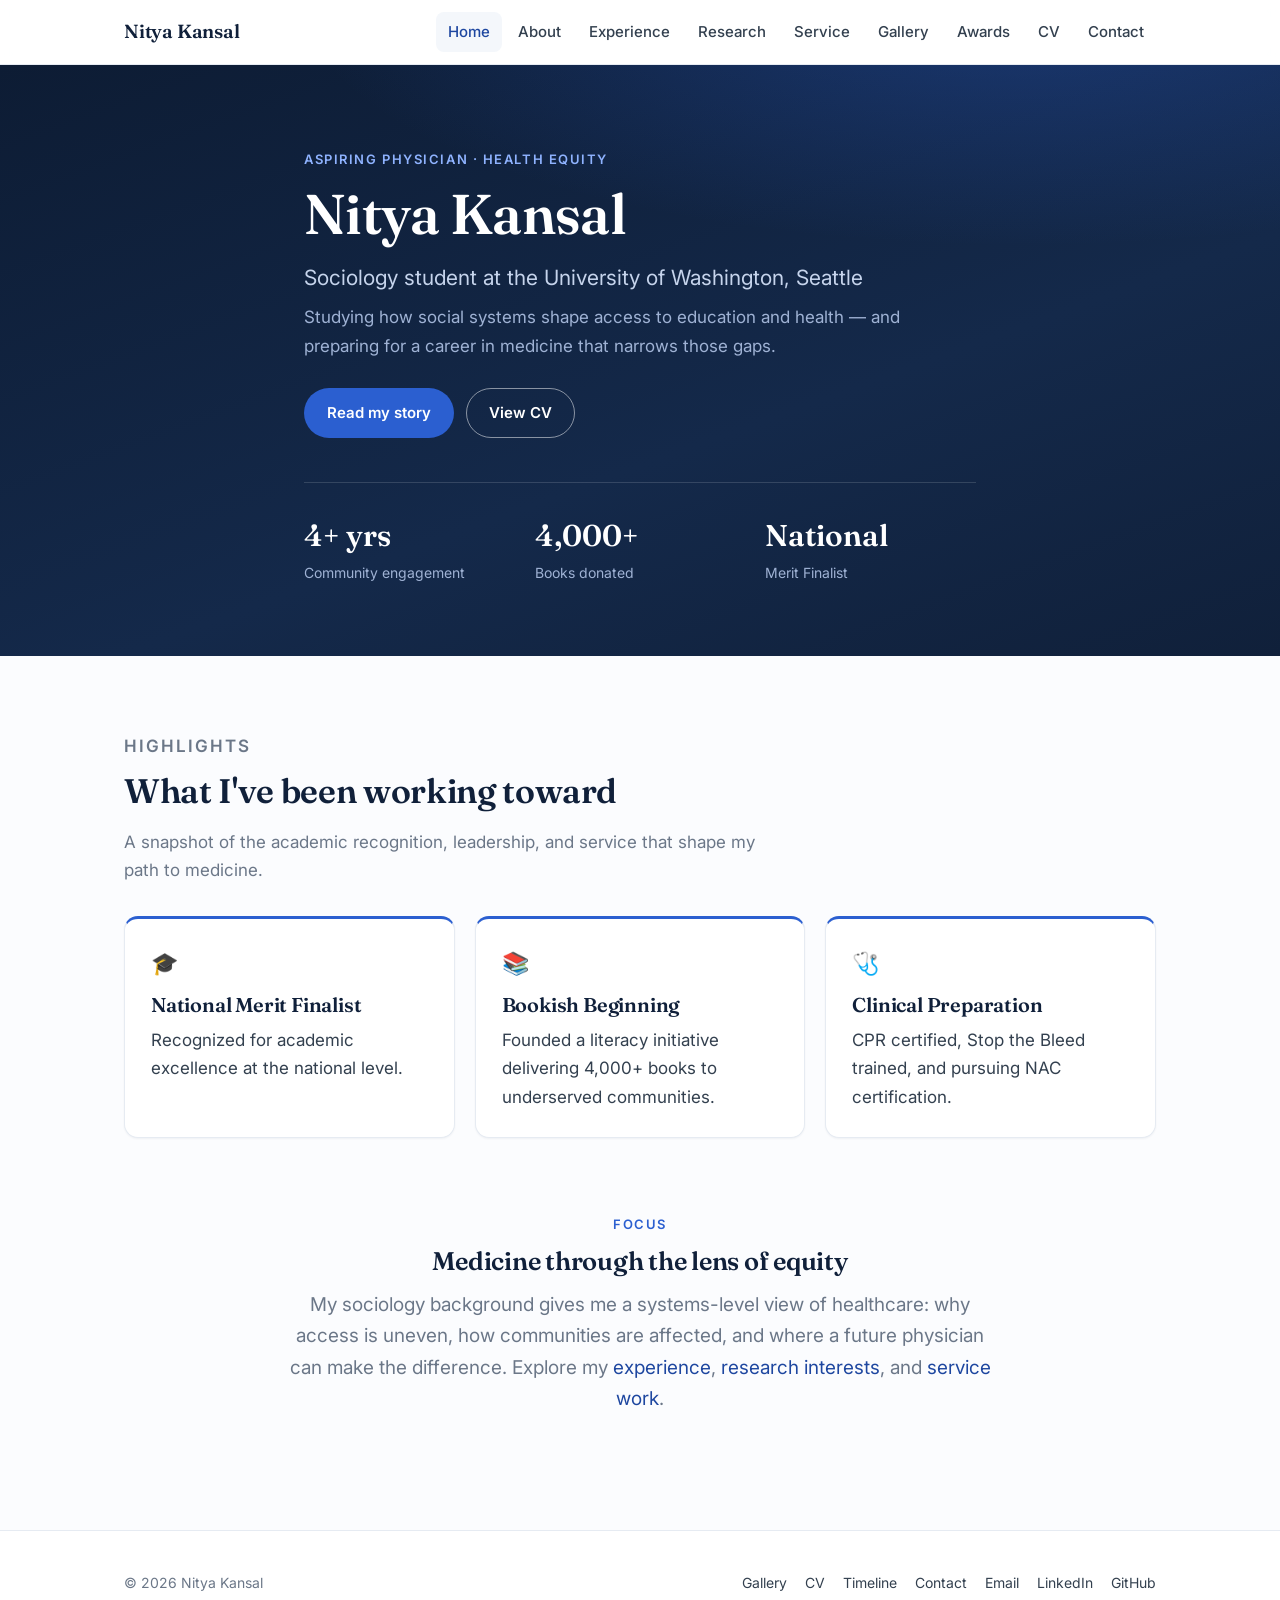
<file: index.html>
<!DOCTYPE html>
<html lang="en">
<head>
  <meta charset="UTF-8">
  <meta name="viewport" content="width=device-width, initial-scale=1.0">
  <title>Nitya Kansal — Pre-Med Portfolio</title>
  <meta name="description" content="Sociology student at the University of Washington and aspiring physician focused on health equity, literacy access, and underserved communities.">
  <link rel="stylesheet" href="assets/css/styles.css">
</head>
<body>
  <a class="skip-link" href="#main">Skip to content</a>

  <!-- ===== Header (identical on every page) ===== -->
  <header class="site-header">
    <div class="container nav">
      <a class="nav__brand" href="index.html">Nitya Kansal</a>
      <button class="nav__toggle" aria-label="Toggle navigation menu" aria-expanded="false" aria-controls="nav-links">
        <svg width="22" height="22" viewBox="0 0 24 24" fill="none" stroke="currentColor" stroke-width="2" stroke-linecap="round"><line x1="3" y1="6" x2="21" y2="6"/><line x1="3" y1="12" x2="21" y2="12"/><line x1="3" y1="18" x2="21" y2="18"/></svg>
      </button>
      <ul class="nav__links" id="nav-links">
        <li><a href="index.html">Home</a></li>
        <li><a href="about.html">About</a></li>
        <li><a href="experience.html">Experience</a></li>
        <li><a href="research.html">Research</a></li>
        <li><a href="impact.html">Service</a></li>
        <li><a href="gallery.html">Gallery</a></li>
        <li><a href="awards.html">Awards</a></li>
        <li><a href="cv.html">CV</a></li>
        <li><a href="contact.html">Contact</a></li>
      </ul>
    </div>
  </header>

  <main id="main">
    <!-- ===== Hero ===== -->
    <section class="hero">
      <div class="container hero__inner">
        <p class="eyebrow">Aspiring Physician · Health Equity</p>
        <h1>Nitya Kansal</h1>
        <p class="hero__tagline">Sociology student at the University of Washington, Seattle</p>
        <p class="hero__sub">Studying how social systems shape access to education and health — and preparing for a career in medicine that narrows those gaps.</p>
        <div class="hero__actions">
          <a class="btn btn--primary" href="about.html">Read my story</a>
          <a class="btn btn--ghost" href="cv.html">View CV</a>
        </div>

        <div class="stats">
          <div>
            <div class="stat__num">4+ yrs</div>
            <div class="stat__label">Community engagement</div>
          </div>
          <div>
            <div class="stat__num" data-site="booksDonated">4,000+</div>
            <div class="stat__label">Books donated</div>
          </div>
          <div>
            <div class="stat__num">National</div>
            <div class="stat__label">Merit Finalist</div>
          </div>
        </div>
      </div>
    </section>

    <!-- ===== Featured ===== -->
    <section class="section">
      <div class="container">
        <div class="section-head">
          <p class="eyebrow">Highlights</p>
          <h2>What I've been working toward</h2>
          <p>A snapshot of the academic recognition, leadership, and service that shape my path to medicine.</p>
        </div>

        <div class="grid grid--3">
          <article class="card card--accent">
            <span class="card__icon" aria-hidden="true">🎓</span>
            <h3>National Merit Finalist</h3>
            <p>Recognized for academic excellence at the national level.</p>
          </article>
          <article class="card card--accent">
            <span class="card__icon" aria-hidden="true">📚</span>
            <h3 data-site="orgName">Bookish Beginning</h3>
            <p>Founded a literacy initiative delivering <span data-site="booksDonated">4,000+</span> books to underserved communities.</p>
          </article>
          <article class="card card--accent">
            <span class="card__icon" aria-hidden="true">🩺</span>
            <h3>Clinical Preparation</h3>
            <p>CPR certified, Stop the Bleed trained, and pursuing NAC certification.</p>
          </article>
        </div>
      </div>
    </section>

    <!-- ===== Direction / focus ===== -->
    <section class="section">
      <div class="container narrow center">
        <p class="eyebrow">Focus</p>
        <h2>Medicine through the lens of equity</h2>
        <p class="lead muted">My sociology background gives me a systems-level view of healthcare: why access is uneven, how communities are affected, and where a future physician can make the difference. Explore my <a href="experience.html">experience</a>, <a href="research.html">research interests</a>, and <a href="impact.html">service work</a>.</p>
      </div>
    </section>
  </main>

  <!-- ===== Footer (identical on every page) ===== -->
  <footer class="site-footer">
    <div class="container site-footer__inner">
      <div>© <span id="year">2026</span> Nitya Kansal</div>
      <nav class="site-footer__links" aria-label="Footer">
        <a href="gallery.html">Gallery</a>
        <a href="cv.html">CV</a>
        <a href="timeline.html">Timeline</a>
        <a href="contact.html">Contact</a>
        <a data-site-href="email" href="mailto:nitya.kansal2020@gmail.com">Email</a>
        <a data-site-href="linkedinUrl" href="https://www.linkedin.com/in/nitya-kansal" target="_blank" rel="me noopener">LinkedIn</a>
        <a data-site-href="githubUrl" href="https://github.com/nitya-kansal" target="_blank" rel="me noopener">GitHub</a>
      </nav>
    </div>
  </footer>

  <script src="assets/js/site-data.js"></script>
  <script src="assets/js/site.js"></script>
  <script src="assets/js/script.js"></script>
</body>
</html>
</file>
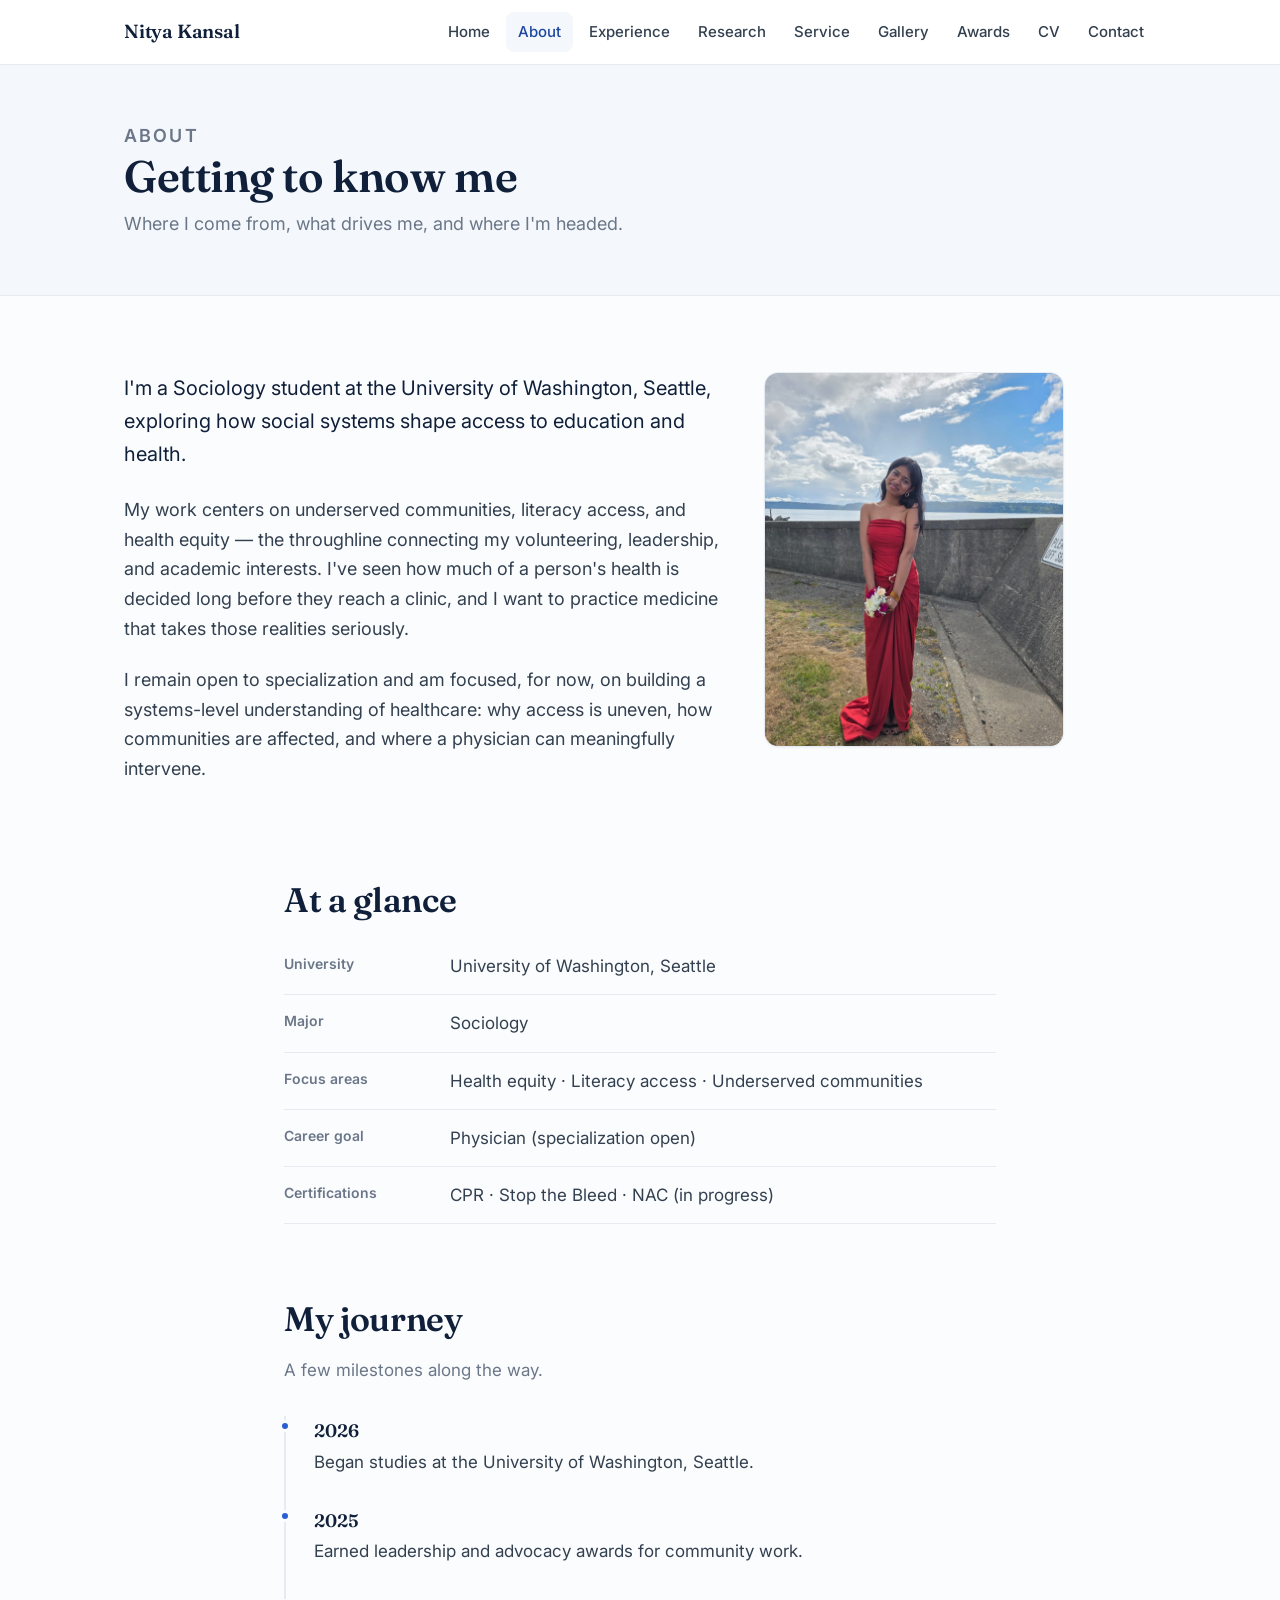
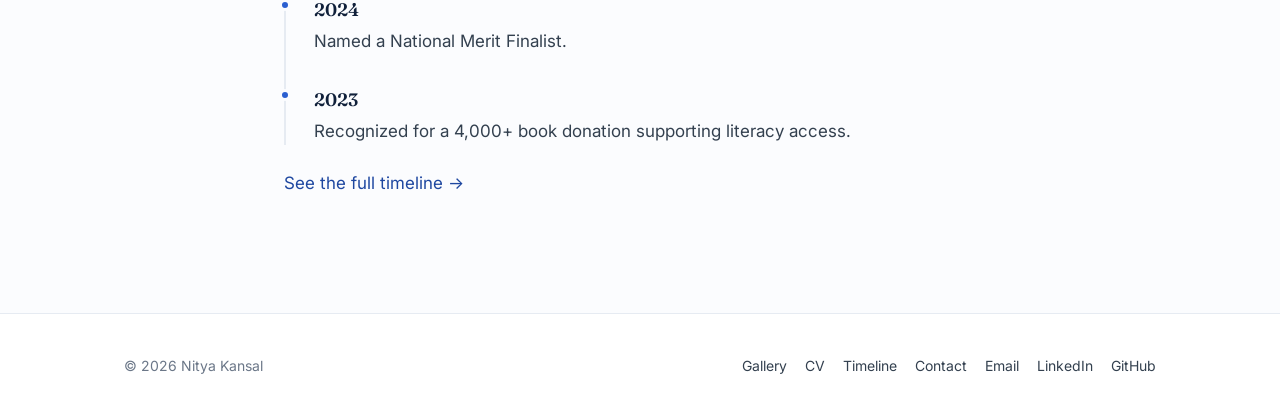
<file: about.html>
<!DOCTYPE html>
<html lang="en">
<head>
  <meta charset="UTF-8">
  <meta name="viewport" content="width=device-width, initial-scale=1.0">
  <title>About — Nitya Kansal</title>
  <meta name="description" content="About Nitya Kansal — Sociology student at the University of Washington focused on health equity and access to care.">
  <link rel="stylesheet" href="assets/css/styles.css">
</head>
<body>
  <a class="skip-link" href="#main">Skip to content</a>

  <header class="site-header">
    <div class="container nav">
      <a class="nav__brand" href="index.html">Nitya Kansal</a>
      <button class="nav__toggle" aria-label="Toggle navigation menu" aria-expanded="false" aria-controls="nav-links">
        <svg width="22" height="22" viewBox="0 0 24 24" fill="none" stroke="currentColor" stroke-width="2" stroke-linecap="round"><line x1="3" y1="6" x2="21" y2="6"/><line x1="3" y1="12" x2="21" y2="12"/><line x1="3" y1="18" x2="21" y2="18"/></svg>
      </button>
      <ul class="nav__links" id="nav-links">
        <li><a href="index.html">Home</a></li>
        <li><a href="about.html">About</a></li>
        <li><a href="experience.html">Experience</a></li>
        <li><a href="research.html">Research</a></li>
        <li><a href="impact.html">Service</a></li>
        <li><a href="gallery.html">Gallery</a></li>
        <li><a href="awards.html">Awards</a></li>
        <li><a href="cv.html">CV</a></li>
        <li><a href="contact.html">Contact</a></li>
      </ul>
    </div>
  </header>

  <main id="main">
    <div class="page-head">
      <div class="container">
        <p class="eyebrow">About</p>
        <h1>Getting to know me</h1>
        <p>Where I come from, what drives me, and where I'm headed.</p>
      </div>
    </div>

    <section class="section">
      <div class="container">
        <div class="about-layout">
          <div class="prose">
            <p>I'm a Sociology student at the University of Washington, Seattle, exploring how social systems shape access to education and health.</p>
            <p>My work centers on underserved communities, literacy access, and health equity — the throughline connecting my volunteering, leadership, and academic interests. I've seen how much of a person's health is decided long before they reach a clinic, and I want to practice medicine that takes those realities seriously.</p>
            <p>I remain open to specialization and am focused, for now, on building a systems-level understanding of healthcare: why access is uneven, how communities are affected, and where a physician can meaningfully intervene.</p>
          </div>
          <figure class="about-photo">
            <img src="assets/images/portrait/Nitya.jpg" alt="Portrait of Nitya Kansal" loading="lazy"
                 onerror="this.parentNode.innerHTML='&lt;div class=&quot;photo-placeholder&quot;&gt;Photo coming soon&lt;/div&gt;'">
          </figure>
        </div>
      </div>
    </section>

    <section class="section">
      <div class="container narrow">
        <div class="section-head">
          <h2>At a glance</h2>
        </div>
        <dl class="factlist">
          <div><dt>University</dt><dd>University of Washington, Seattle</dd></div>
          <div><dt>Major</dt><dd>Sociology</dd></div>
          <div><dt>Focus areas</dt><dd>Health equity · Literacy access · Underserved communities</dd></div>
          <div><dt>Career goal</dt><dd>Physician (specialization open)</dd></div>
          <div><dt>Certifications</dt><dd>CPR · Stop the Bleed · NAC (in progress)</dd></div>
        </dl>
      </div>
    </section>

    <section class="section">
      <div class="container narrow">
        <div class="section-head">
          <h2>My journey</h2>
          <p>A few milestones along the way.</p>
        </div>
        <div class="timeline">
          <div class="timeline__item">
            <div class="timeline__date">2026</div>
            <div class="timeline__body">Began studies at the University of Washington, Seattle.</div>
          </div>
          <div class="timeline__item">
            <div class="timeline__date">2025</div>
            <div class="timeline__body">Earned leadership and advocacy awards for community work.</div>
          </div>
          <div class="timeline__item">
            <div class="timeline__date">2024</div>
            <div class="timeline__body">Named a National Merit Finalist.</div>
          </div>
          <div class="timeline__item">
            <div class="timeline__date">2023</div>
            <div class="timeline__body">Recognized for a <span data-site="booksDonated">4,000+</span> book donation supporting literacy access.</div>
          </div>
        </div>
        <p style="margin-top:24px"><a href="timeline.html">See the full timeline →</a></p>
      </div>
    </section>
  </main>

  <footer class="site-footer">
    <div class="container site-footer__inner">
      <div>© <span id="year">2026</span> Nitya Kansal</div>
      <nav class="site-footer__links" aria-label="Footer">
        <a href="gallery.html">Gallery</a>
        <a href="cv.html">CV</a>
        <a href="timeline.html">Timeline</a>
        <a href="contact.html">Contact</a>
        <a data-site-href="email" href="mailto:nitya.kansal2020@gmail.com">Email</a>
        <a data-site-href="linkedinUrl" href="https://www.linkedin.com/in/nitya-kansal" target="_blank" rel="me noopener">LinkedIn</a>
        <a data-site-href="githubUrl" href="https://github.com/nitya-kansal" target="_blank" rel="me noopener">GitHub</a>
      </nav>
    </div>
  </footer>

  <script src="assets/js/site-data.js"></script>
  <script src="assets/js/site.js"></script>
  <script src="assets/js/script.js"></script>
</body>
</html>
</file>
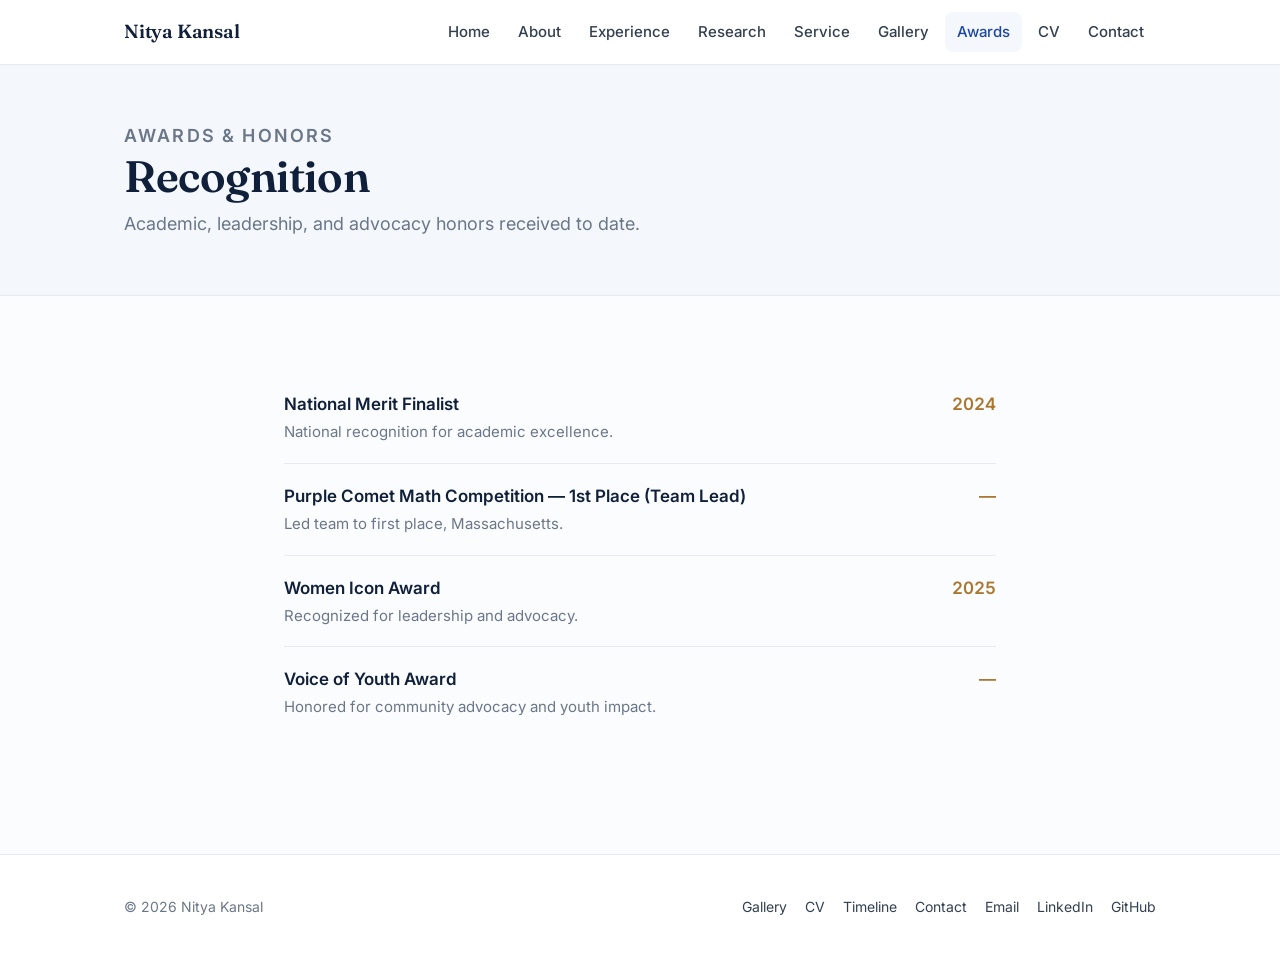
<file: awards.html>
<!DOCTYPE html>
<html lang="en">
<head>
  <meta charset="UTF-8">
  <meta name="viewport" content="width=device-width, initial-scale=1.0">
  <title>Awards &amp; Honors — Nitya Kansal</title>
  <meta name="description" content="Academic, leadership, and advocacy awards and honors.">
  <link rel="stylesheet" href="assets/css/styles.css">
</head>
<body>
  <a class="skip-link" href="#main">Skip to content</a>

  <header class="site-header">
    <div class="container nav">
      <a class="nav__brand" href="index.html">Nitya Kansal</a>
      <button class="nav__toggle" aria-label="Toggle navigation menu" aria-expanded="false" aria-controls="nav-links">
        <svg width="22" height="22" viewBox="0 0 24 24" fill="none" stroke="currentColor" stroke-width="2" stroke-linecap="round"><line x1="3" y1="6" x2="21" y2="6"/><line x1="3" y1="12" x2="21" y2="12"/><line x1="3" y1="18" x2="21" y2="18"/></svg>
      </button>
      <ul class="nav__links" id="nav-links">
        <li><a href="index.html">Home</a></li>
        <li><a href="about.html">About</a></li>
        <li><a href="experience.html">Experience</a></li>
        <li><a href="research.html">Research</a></li>
        <li><a href="impact.html">Service</a></li>
        <li><a href="gallery.html">Gallery</a></li>
        <li><a href="awards.html">Awards</a></li>
        <li><a href="cv.html">CV</a></li>
        <li><a href="contact.html">Contact</a></li>
      </ul>
    </div>
  </header>

  <main id="main">
    <div class="page-head">
      <div class="container">
        <p class="eyebrow">Awards &amp; Honors</p>
        <h1>Recognition</h1>
        <p>Academic, leadership, and advocacy honors received to date.</p>
      </div>
    </div>

    <section class="section">
      <div class="container narrow">
        <!-- This list is built from the shared "awards" array in site-data.js.
             To add or edit an award, edit site-data.js — it updates here, on the
             CV page, and on the Service page all at once. -->
        <ul class="record-list" id="awards-list"></ul>
      </div>
    </section>
  </main>

  <footer class="site-footer">
    <div class="container site-footer__inner">
      <div>© <span id="year">2026</span> Nitya Kansal</div>
      <nav class="site-footer__links" aria-label="Footer">
        <a href="gallery.html">Gallery</a>
        <a href="cv.html">CV</a>
        <a href="timeline.html">Timeline</a>
        <a href="contact.html">Contact</a>
        <a data-site-href="email" href="mailto:nitya.kansal2020@gmail.com">Email</a>
        <a data-site-href="linkedinUrl" href="https://www.linkedin.com/in/nitya-kansal" target="_blank" rel="me noopener">LinkedIn</a>
        <a data-site-href="githubUrl" href="https://github.com/nitya-kansal" target="_blank" rel="me noopener">GitHub</a>
      </nav>
    </div>
  </footer>

  <script src="assets/js/site-data.js"></script>
  <script src="assets/js/site.js"></script>
  <script src="assets/js/script.js"></script>
</body>
</html>
</file>
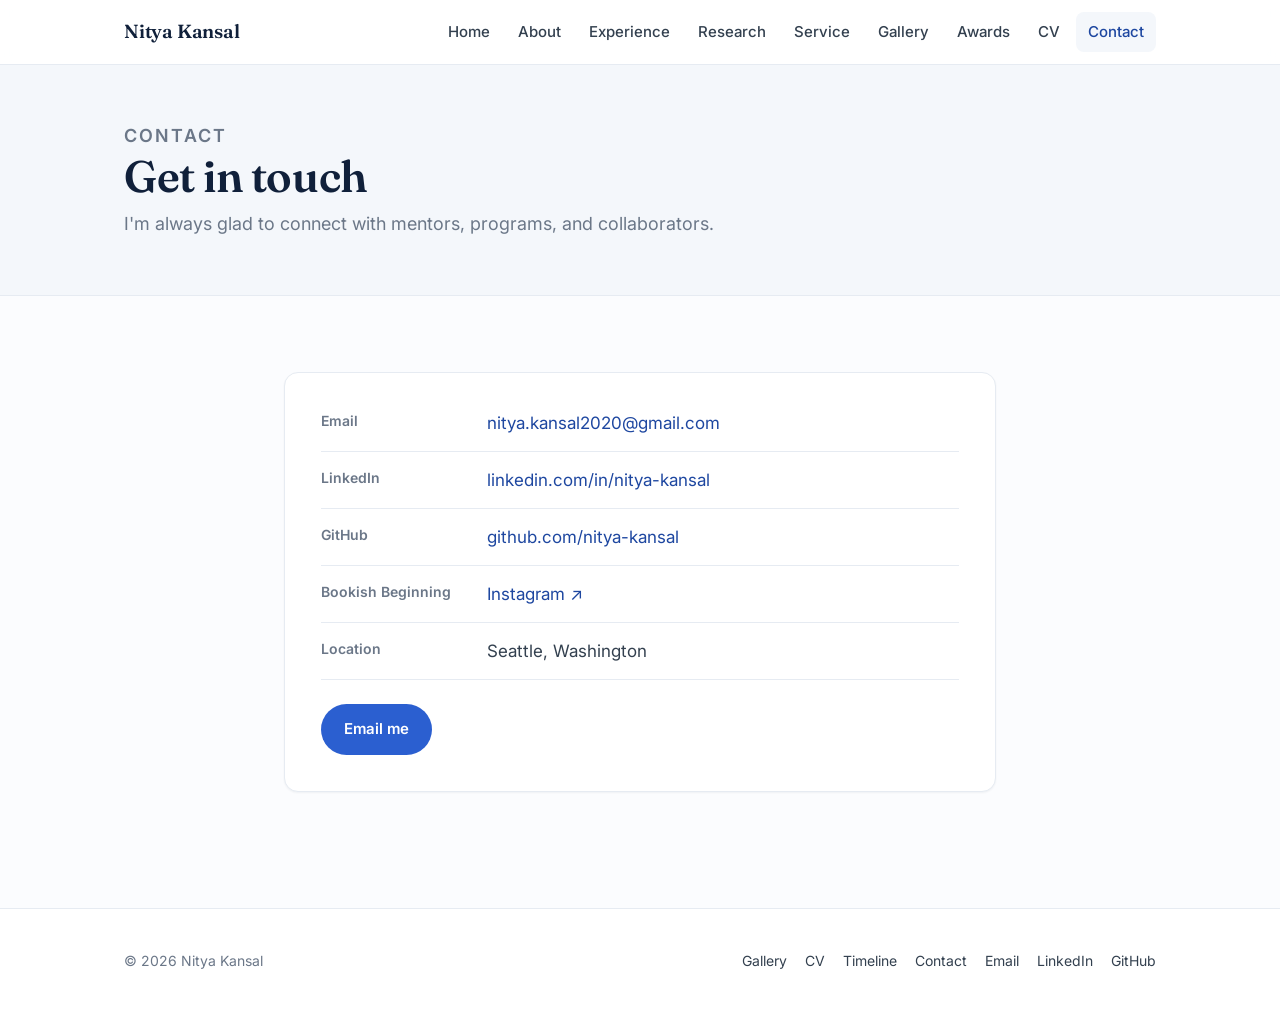
<file: contact.html>
<!DOCTYPE html>
<html lang="en">
<head>
  <meta charset="UTF-8">
  <meta name="viewport" content="width=device-width, initial-scale=1.0">
  <title>Contact — Nitya Kansal</title>
  <meta name="description" content="Get in touch with Nitya Kansal.">
  <link rel="stylesheet" href="assets/css/styles.css">
</head>
<body>
  <a class="skip-link" href="#main">Skip to content</a>

  <header class="site-header">
    <div class="container nav">
      <a class="nav__brand" href="index.html">Nitya Kansal</a>
      <button class="nav__toggle" aria-label="Toggle navigation menu" aria-expanded="false" aria-controls="nav-links">
        <svg width="22" height="22" viewBox="0 0 24 24" fill="none" stroke="currentColor" stroke-width="2" stroke-linecap="round"><line x1="3" y1="6" x2="21" y2="6"/><line x1="3" y1="12" x2="21" y2="12"/><line x1="3" y1="18" x2="21" y2="18"/></svg>
      </button>
      <ul class="nav__links" id="nav-links">
        <li><a href="index.html">Home</a></li>
        <li><a href="about.html">About</a></li>
        <li><a href="experience.html">Experience</a></li>
        <li><a href="research.html">Research</a></li>
        <li><a href="impact.html">Service</a></li>
        <li><a href="gallery.html">Gallery</a></li>
        <li><a href="awards.html">Awards</a></li>
        <li><a href="cv.html">CV</a></li>
        <li><a href="contact.html">Contact</a></li>
      </ul>
    </div>
  </header>

  <main id="main">
    <div class="page-head">
      <div class="container">
        <p class="eyebrow">Contact</p>
        <h1>Get in touch</h1>
        <p>I'm always glad to connect with mentors, programs, and collaborators.</p>
      </div>
    </div>

    <section class="section">
      <div class="container narrow">
        <div class="panel">
          <dl class="factlist">
            <div><dt>Email</dt><dd><a data-site="email" data-site-href="email" href="mailto:nitya.kansal2020@gmail.com">nitya.kansal2020@gmail.com</a></dd></div>
            <div><dt>LinkedIn</dt><dd><a data-site-href="linkedinUrl" href="https://www.linkedin.com/in/nitya-kansal" target="_blank" rel="me noopener">linkedin.com/in/nitya-kansal</a></dd></div>
            <div><dt>GitHub</dt><dd><a data-site-href="githubUrl" href="https://github.com/nitya-kansal" target="_blank" rel="me noopener">github.com/nitya-kansal</a></dd></div>
            <div><dt data-site="orgName">Bookish Beginning</dt><dd><a data-site-href="instagramUrl" href="https://www.instagram.com/YOUR_HANDLE" target="_blank" rel="noopener">Instagram ↗</a></dd></div>
            <div><dt>Location</dt><dd data-site="location">Seattle, Washington</dd></div>
          </dl>
          <p style="margin-top:24px"><a class="btn btn--primary" data-site-href="email" href="mailto:nitya.kansal2020@gmail.com">Email me</a></p>
        </div>
      </div>
    </section>
  </main>

  <footer class="site-footer">
    <div class="container site-footer__inner">
      <div>© <span id="year">2026</span> Nitya Kansal</div>
      <nav class="site-footer__links" aria-label="Footer">
        <a href="gallery.html">Gallery</a>
        <a href="cv.html">CV</a>
        <a href="timeline.html">Timeline</a>
        <a href="contact.html">Contact</a>
        <a data-site-href="email" href="mailto:nitya.kansal2020@gmail.com">Email</a>
        <a data-site-href="linkedinUrl" href="https://www.linkedin.com/in/nitya-kansal" target="_blank" rel="me noopener">LinkedIn</a>
        <a data-site-href="githubUrl" href="https://github.com/nitya-kansal" target="_blank" rel="me noopener">GitHub</a>
      </nav>
    </div>
  </footer>

  <script src="assets/js/site-data.js"></script>
  <script src="assets/js/site.js"></script>
  <script src="assets/js/script.js"></script>
</body>
</html>
</file>
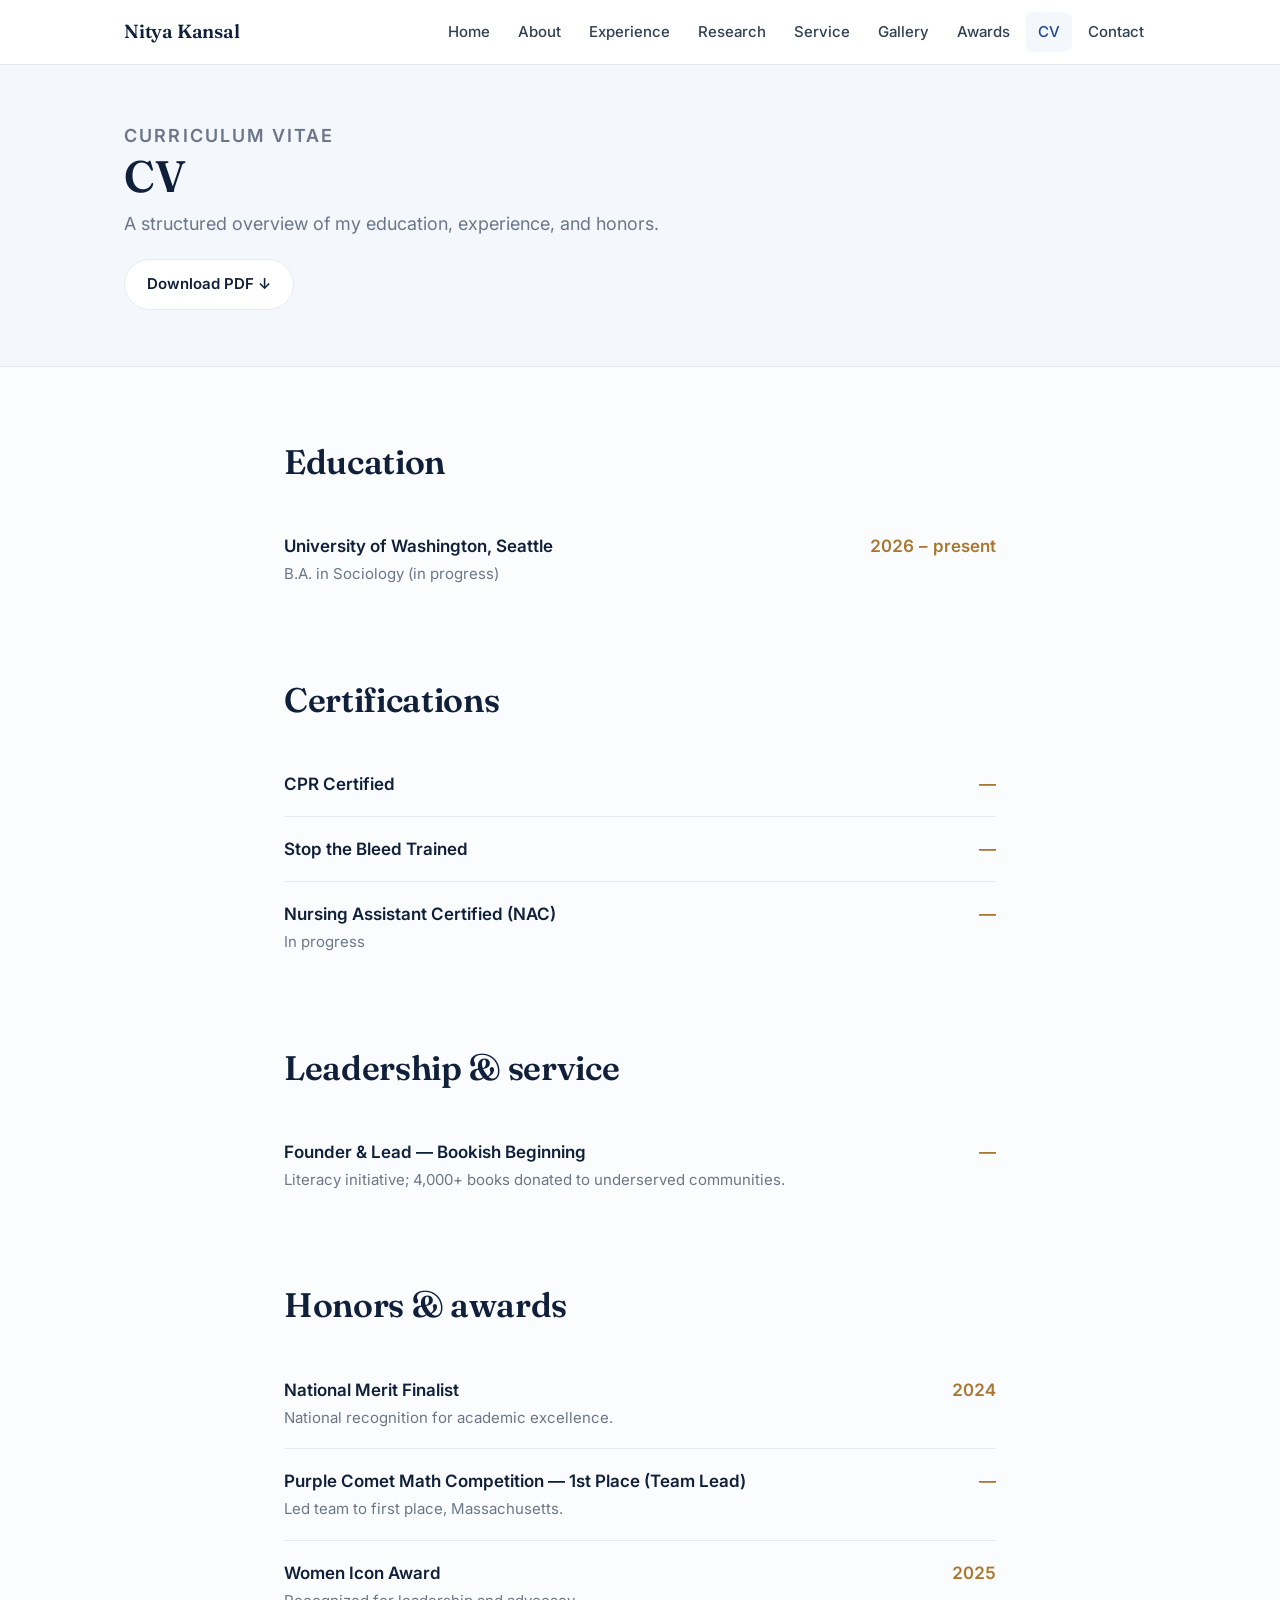
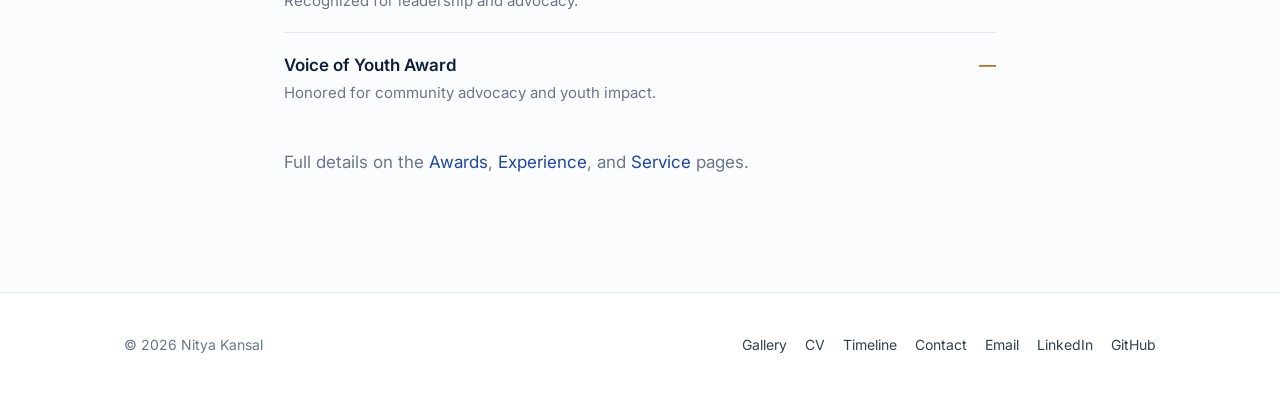
<file: cv.html>
<!DOCTYPE html>
<html lang="en">
<head>
  <meta charset="UTF-8">
  <meta name="viewport" content="width=device-width, initial-scale=1.0">
  <title>CV — Nitya Kansal</title>
  <meta name="description" content="Curriculum vitae and downloadable resume.">
  <link rel="stylesheet" href="assets/css/styles.css">
</head>
<body>
  <a class="skip-link" href="#main">Skip to content</a>

  <header class="site-header">
    <div class="container nav">
      <a class="nav__brand" href="index.html">Nitya Kansal</a>
      <button class="nav__toggle" aria-label="Toggle navigation menu" aria-expanded="false" aria-controls="nav-links">
        <svg width="22" height="22" viewBox="0 0 24 24" fill="none" stroke="currentColor" stroke-width="2" stroke-linecap="round"><line x1="3" y1="6" x2="21" y2="6"/><line x1="3" y1="12" x2="21" y2="12"/><line x1="3" y1="18" x2="21" y2="18"/></svg>
      </button>
      <ul class="nav__links" id="nav-links">
        <li><a href="index.html">Home</a></li>
        <li><a href="about.html">About</a></li>
        <li><a href="experience.html">Experience</a></li>
        <li><a href="research.html">Research</a></li>
        <li><a href="impact.html">Service</a></li>
        <li><a href="gallery.html">Gallery</a></li>
        <li><a href="awards.html">Awards</a></li>
        <li><a href="cv.html">CV</a></li>
        <li><a href="contact.html">Contact</a></li>
      </ul>
    </div>
  </header>

  <main id="main">
    <div class="page-head">
      <div class="container">
        <p class="eyebrow">Curriculum Vitae</p>
        <h1>CV</h1>
        <p>A structured overview of my education, experience, and honors.</p>
        <!-- EDIT: put your resume PDF in an /assets folder and update this link.
             Until then, this button points to the PDF path you'll create. -->
        <p style="margin-top:20px"><a class="btn btn--outline" href="assets/nitya-kansal-cv.pdf">Download PDF ↓</a></p>
      </div>
    </div>

    <section class="section">
      <div class="container narrow">
        <div class="section-head"><h2>Education</h2></div>
        <ul class="record-list">
          <li class="record">
            <div>
              <div class="record__title">University of Washington, Seattle</div>
              <div class="record__desc">B.A. in Sociology (in progress)</div>
            </div>
            <div class="record__year">2026 – present</div>
          </li>
        </ul>
      </div>
    </section>

    <section class="section">
      <div class="container narrow">
        <div class="section-head"><h2>Certifications</h2></div>
        <ul class="record-list">
          <li class="record"><div><div class="record__title">CPR Certified</div></div><div class="record__year">—</div></li>
          <li class="record"><div><div class="record__title">Stop the Bleed Trained</div></div><div class="record__year">—</div></li>
          <li class="record"><div><div class="record__title">Nursing Assistant Certified (NAC)</div><div class="record__desc">In progress</div></div><div class="record__year">—</div></li>
        </ul>
      </div>
    </section>

    <section class="section">
      <div class="container narrow">
        <div class="section-head"><h2>Leadership &amp; service</h2></div>
        <ul class="record-list">
          <li class="record">
            <div>
              <div class="record__title">Founder &amp; Lead — <span data-site="orgName">Bookish Beginning</span></div>
              <div class="record__desc">Literacy initiative; <span data-site="booksDonated">4,000+</span> books donated to underserved communities.</div>
            </div>
            <div class="record__year">—</div>
          </li>
        </ul>
      </div>
    </section>

    <section class="section">
      <div class="container narrow">
        <div class="section-head"><h2>Honors &amp; awards</h2></div>
        <!-- Filled from the shared awards list in site-data.js -->
        <ul class="record-list" id="awards-list"></ul>
        <p class="muted" style="margin-top:24px">Full details on the <a href="awards.html">Awards</a>, <a href="experience.html">Experience</a>, and <a href="impact.html">Service</a> pages.</p>
      </div>
    </section>
  </main>

  <footer class="site-footer">
    <div class="container site-footer__inner">
      <div>© <span id="year">2026</span> Nitya Kansal</div>
      <nav class="site-footer__links" aria-label="Footer">
        <a href="gallery.html">Gallery</a>
        <a href="cv.html">CV</a>
        <a href="timeline.html">Timeline</a>
        <a href="contact.html">Contact</a>
        <a data-site-href="email" href="mailto:nitya.kansal2020@gmail.com">Email</a>
        <a data-site-href="linkedinUrl" href="https://www.linkedin.com/in/nitya-kansal" target="_blank" rel="me noopener">LinkedIn</a>
        <a data-site-href="githubUrl" href="https://github.com/nitya-kansal" target="_blank" rel="me noopener">GitHub</a>
      </nav>
    </div>
  </footer>

  <script src="assets/js/site-data.js"></script>
  <script src="assets/js/site.js"></script>
  <script src="assets/js/script.js"></script>
</body>
</html>
</file>
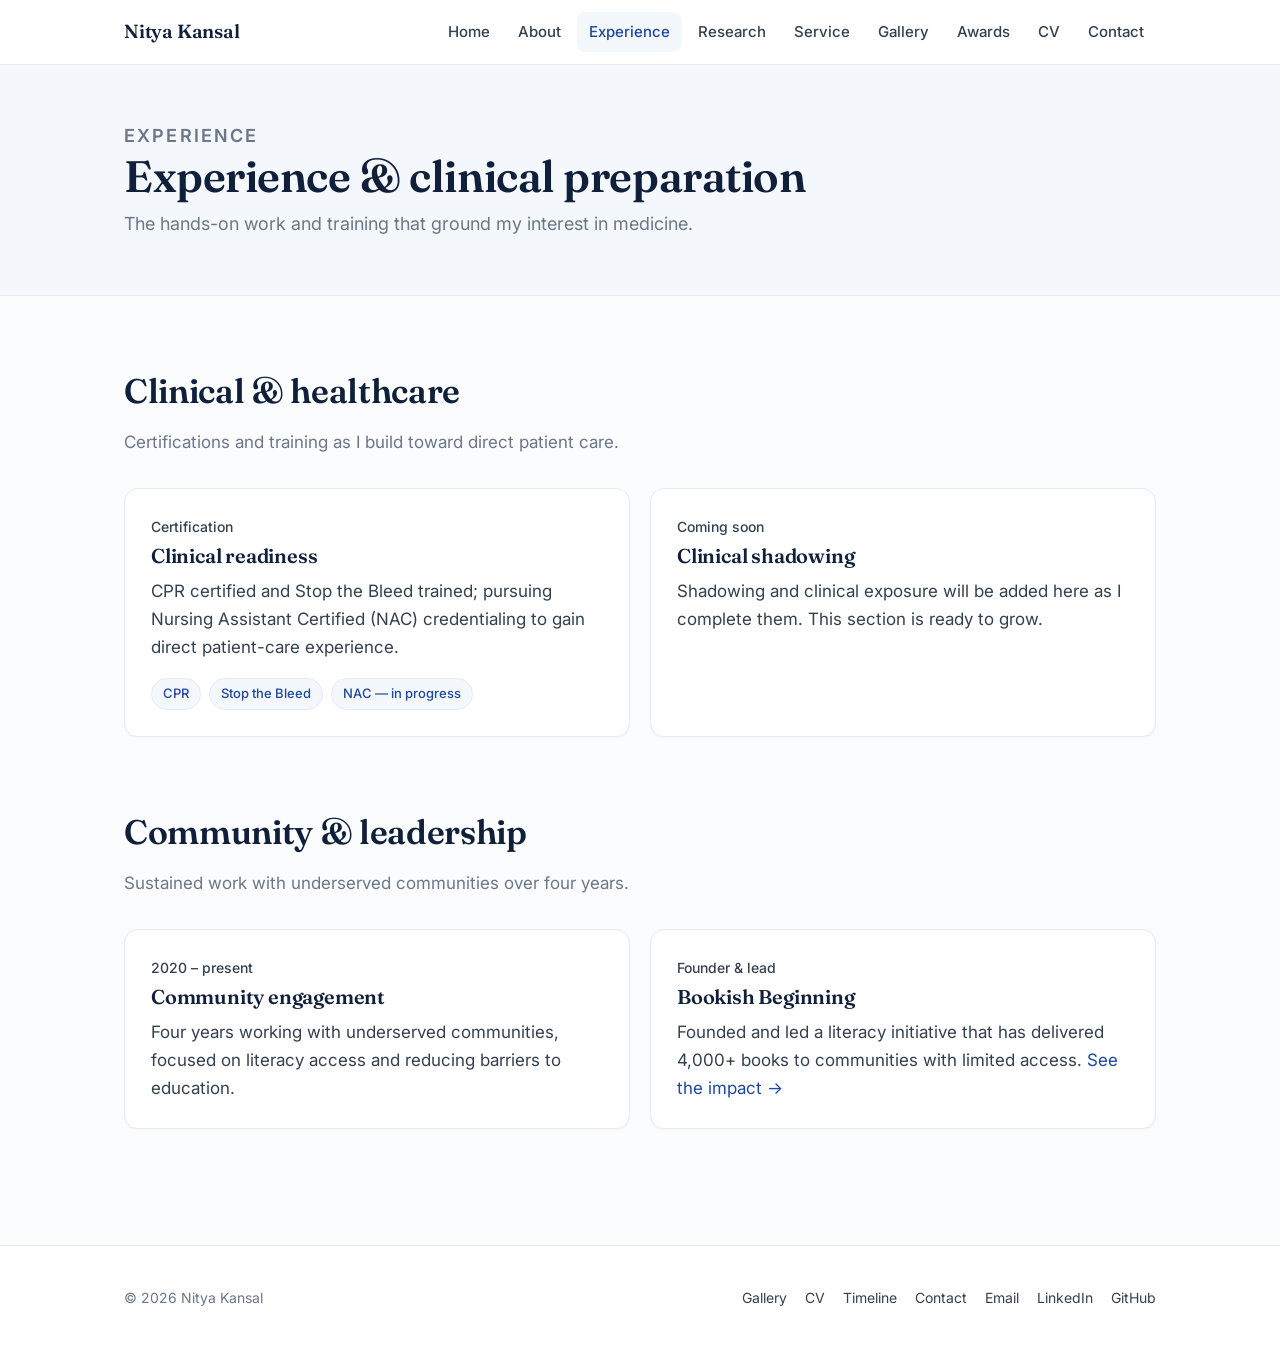
<file: experience.html>
<!DOCTYPE html>
<html lang="en">
<head>
  <meta charset="UTF-8">
  <meta name="viewport" content="width=device-width, initial-scale=1.0">
  <title>Experience — Nitya Kansal</title>
  <meta name="description" content="Clinical preparation, community engagement, and leadership experience.">
  <link rel="stylesheet" href="assets/css/styles.css">
</head>
<body>
  <a class="skip-link" href="#main">Skip to content</a>

  <header class="site-header">
    <div class="container nav">
      <a class="nav__brand" href="index.html">Nitya Kansal</a>
      <button class="nav__toggle" aria-label="Toggle navigation menu" aria-expanded="false" aria-controls="nav-links">
        <svg width="22" height="22" viewBox="0 0 24 24" fill="none" stroke="currentColor" stroke-width="2" stroke-linecap="round"><line x1="3" y1="6" x2="21" y2="6"/><line x1="3" y1="12" x2="21" y2="12"/><line x1="3" y1="18" x2="21" y2="18"/></svg>
      </button>
      <ul class="nav__links" id="nav-links">
        <li><a href="index.html">Home</a></li>
        <li><a href="about.html">About</a></li>
        <li><a href="experience.html">Experience</a></li>
        <li><a href="research.html">Research</a></li>
        <li><a href="impact.html">Service</a></li>
        <li><a href="gallery.html">Gallery</a></li>
        <li><a href="awards.html">Awards</a></li>
        <li><a href="cv.html">CV</a></li>
        <li><a href="contact.html">Contact</a></li>
      </ul>
    </div>
  </header>

  <main id="main">
    <div class="page-head">
      <div class="container">
        <p class="eyebrow">Experience</p>
        <h1>Experience &amp; clinical preparation</h1>
        <p>The hands-on work and training that ground my interest in medicine.</p>
      </div>
    </div>

    <!-- Clinical & healthcare experience -->
    <section class="section">
      <div class="container">
        <div class="section-head">
          <h2>Clinical &amp; healthcare</h2>
          <p>Certifications and training as I build toward direct patient care.</p>
        </div>
        <div class="grid grid--2">
          <article class="card">
            <p class="card__meta">Certification</p>
            <h3>Clinical readiness</h3>
            <p>CPR certified and Stop the Bleed trained; pursuing Nursing Assistant Certified (NAC) credentialing to gain direct patient-care experience.</p>
            <div class="tags">
              <span class="tag">CPR</span>
              <span class="tag">Stop the Bleed</span>
              <span class="tag">NAC — in progress</span>
            </div>
          </article>
          <!-- ADD MORE: shadowing, scribing, hospital volunteering, etc. Copy this card. -->
          <article class="card">
            <p class="card__meta">Coming soon</p>
            <h3>Clinical shadowing</h3>
            <p>Shadowing and clinical exposure will be added here as I complete them. This section is ready to grow.</p>
          </article>
        </div>
      </div>
    </section>

    <!-- Community & leadership experience -->
    <section class="section">
      <div class="container">
        <div class="section-head">
          <h2>Community &amp; leadership</h2>
          <p>Sustained work with underserved communities over four years.</p>
        </div>
        <div class="grid grid--2">
          <article class="card">
            <p class="card__meta">2020 – present</p>
            <h3>Community engagement</h3>
            <p>Four years working with underserved communities, focused on literacy access and reducing barriers to education.</p>
          </article>
          <article class="card">
            <p class="card__meta">Founder &amp; lead</p>
            <h3 data-site="orgName">Bookish Beginning</h3>
            <p>Founded and led a literacy initiative that has delivered <span data-site="booksDonated">4,000+</span> books to communities with limited access. <a href="impact.html">See the impact →</a></p>
          </article>
        </div>
      </div>
    </section>
  </main>

  <footer class="site-footer">
    <div class="container site-footer__inner">
      <div>© <span id="year">2026</span> Nitya Kansal</div>
      <nav class="site-footer__links" aria-label="Footer">
        <a href="gallery.html">Gallery</a>
        <a href="cv.html">CV</a>
        <a href="timeline.html">Timeline</a>
        <a href="contact.html">Contact</a>
        <a data-site-href="email" href="mailto:nitya.kansal2020@gmail.com">Email</a>
        <a data-site-href="linkedinUrl" href="https://www.linkedin.com/in/nitya-kansal" target="_blank" rel="me noopener">LinkedIn</a>
        <a data-site-href="githubUrl" href="https://github.com/nitya-kansal" target="_blank" rel="me noopener">GitHub</a>
      </nav>
    </div>
  </footer>

  <script src="assets/js/site-data.js"></script>
  <script src="assets/js/site.js"></script>
  <script src="assets/js/script.js"></script>
</body>
</html>
</file>
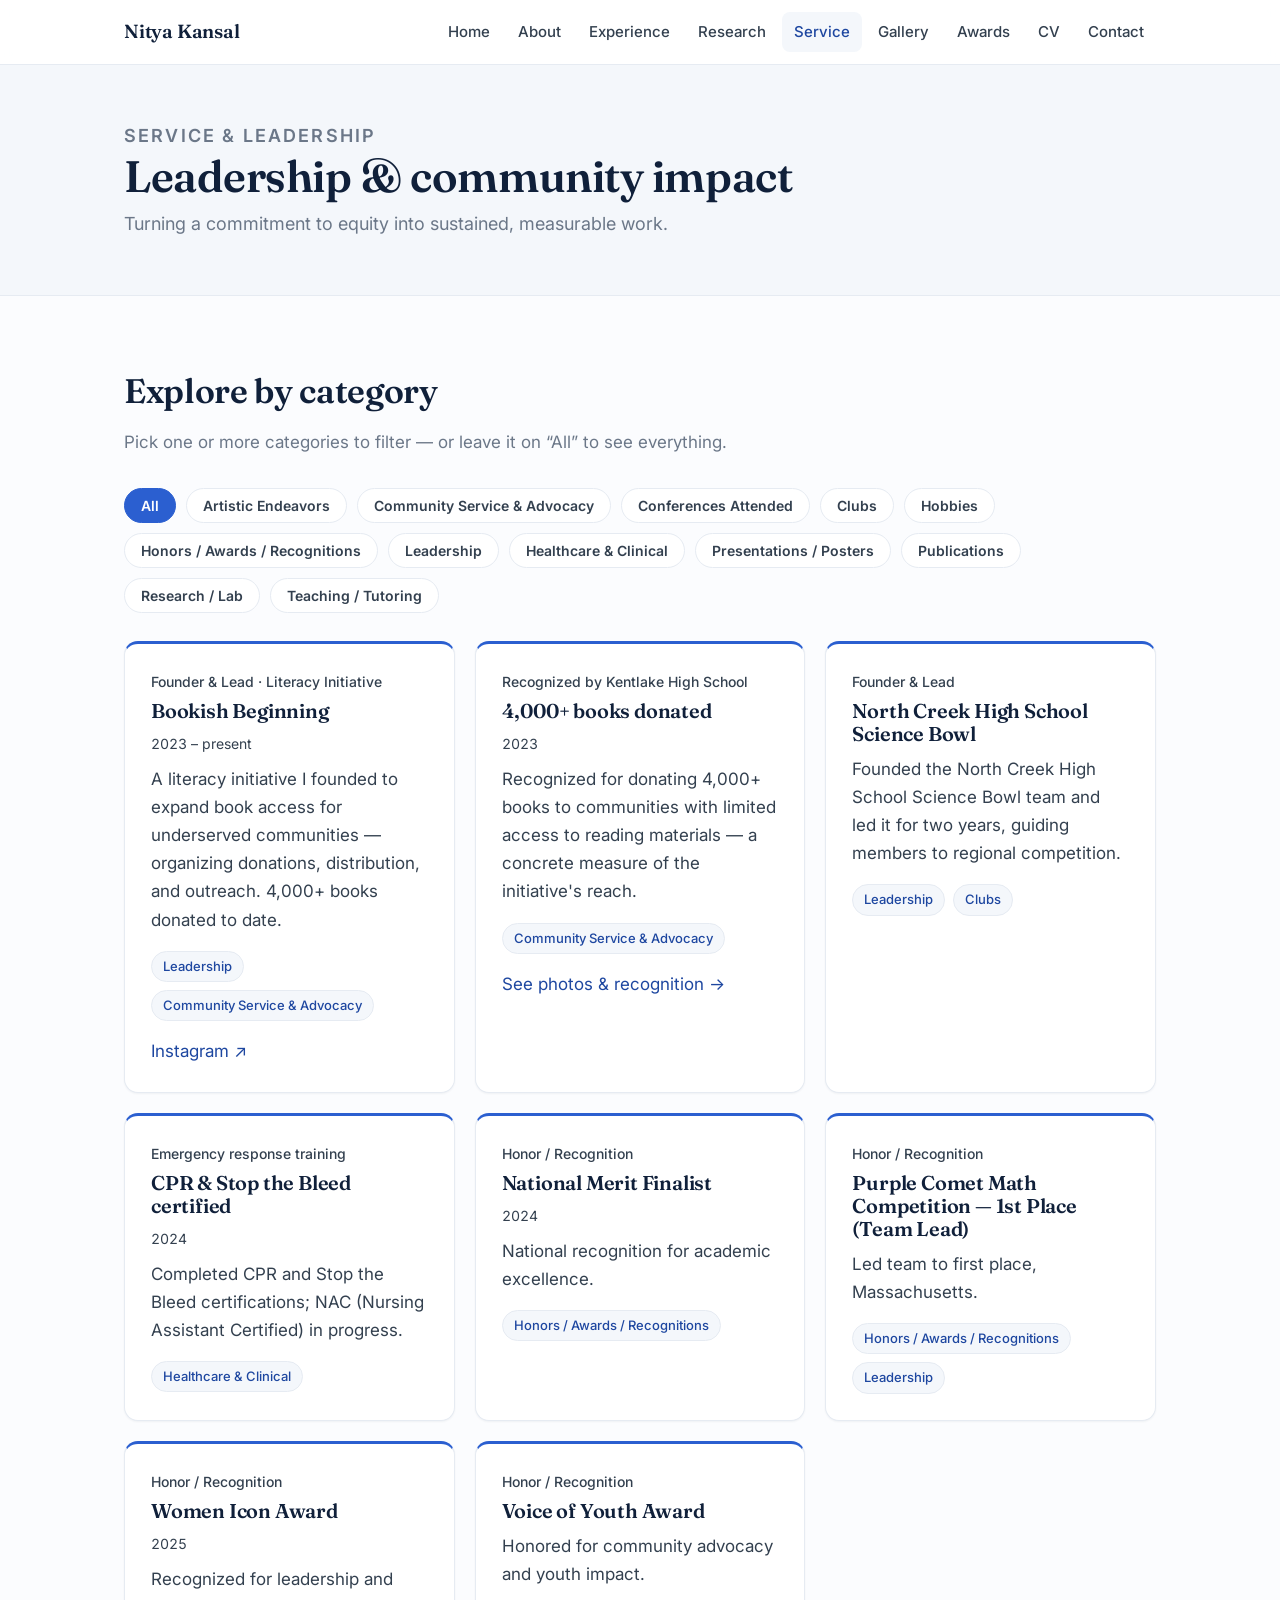
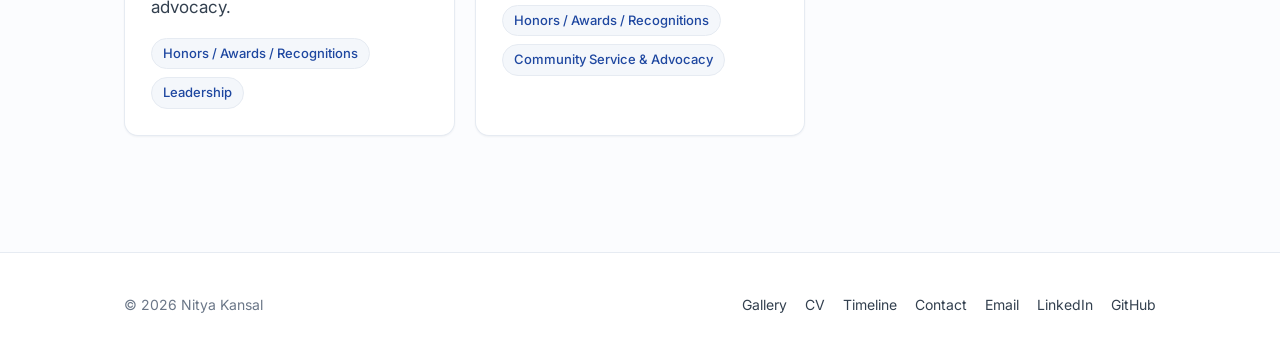
<file: impact.html>
<!DOCTYPE html>
<html lang="en">
<head>
  <meta charset="UTF-8">
  <meta name="viewport" content="width=device-width, initial-scale=1.0">
  <title>Service &amp; Leadership — Nitya Kansal</title>
  <meta name="description" content="Leadership, volunteering, and community service focused on literacy and health equity.">
  <link rel="stylesheet" href="assets/css/styles.css">
</head>
<body>
  <a class="skip-link" href="#main">Skip to content</a>

  <header class="site-header">
    <div class="container nav">
      <a class="nav__brand" href="index.html">Nitya Kansal</a>
      <button class="nav__toggle" aria-label="Toggle navigation menu" aria-expanded="false" aria-controls="nav-links">
        <svg width="22" height="22" viewBox="0 0 24 24" fill="none" stroke="currentColor" stroke-width="2" stroke-linecap="round"><line x1="3" y1="6" x2="21" y2="6"/><line x1="3" y1="12" x2="21" y2="12"/><line x1="3" y1="18" x2="21" y2="18"/></svg>
      </button>
      <ul class="nav__links" id="nav-links">
        <li><a href="index.html">Home</a></li>
        <li><a href="about.html">About</a></li>
        <li><a href="experience.html">Experience</a></li>
        <li><a href="research.html">Research</a></li>
        <li><a href="impact.html">Service</a></li>
        <li><a href="gallery.html">Gallery</a></li>
        <li><a href="awards.html">Awards</a></li>
        <li><a href="cv.html">CV</a></li>
        <li><a href="contact.html">Contact</a></li>
      </ul>
    </div>
  </header>

  <main id="main">
    <div class="page-head">
      <div class="container">
        <p class="eyebrow">Service &amp; Leadership</p>
        <h1>Leadership &amp; community impact</h1>
        <p>Turning a commitment to equity into sustained, measurable work.</p>
      </div>
    </div>

    <section class="section">
      <div class="container">
        <div class="section-head">
          <h2>Explore by category</h2>
          <p>Pick one or more categories to filter — or leave it on “All” to see everything.</p>
        </div>
        <!-- The tabs + cards build themselves here from service-data.js —
             no HTML to edit. To add/organize entries, edit service-data.js only. -->
        <div id="service-root"></div>
      </div>
    </section>
  </main>

  <footer class="site-footer">
    <div class="container site-footer__inner">
      <div>© <span id="year">2026</span> Nitya Kansal</div>
      <nav class="site-footer__links" aria-label="Footer">
        <a href="gallery.html">Gallery</a>
        <a href="cv.html">CV</a>
        <a href="timeline.html">Timeline</a>
        <a href="contact.html">Contact</a>
        <a data-site-href="email" href="mailto:nitya.kansal2020@gmail.com">Email</a>
        <a data-site-href="linkedinUrl" href="https://www.linkedin.com/in/nitya-kansal" target="_blank" rel="me noopener">LinkedIn</a>
        <a data-site-href="githubUrl" href="https://github.com/nitya-kansal" target="_blank" rel="me noopener">GitHub</a>
      </nav>
    </div>
  </footer>

  <!-- Shared facts first, then the data, then the renderer, then site scripts -->
  <script src="assets/js/site-data.js"></script>
  <script src="assets/js/service-data.js"></script>
  <script src="assets/js/service.js"></script>
  <script src="assets/js/site.js"></script>
  <script src="assets/js/script.js"></script>
</body>
</html>
</file>
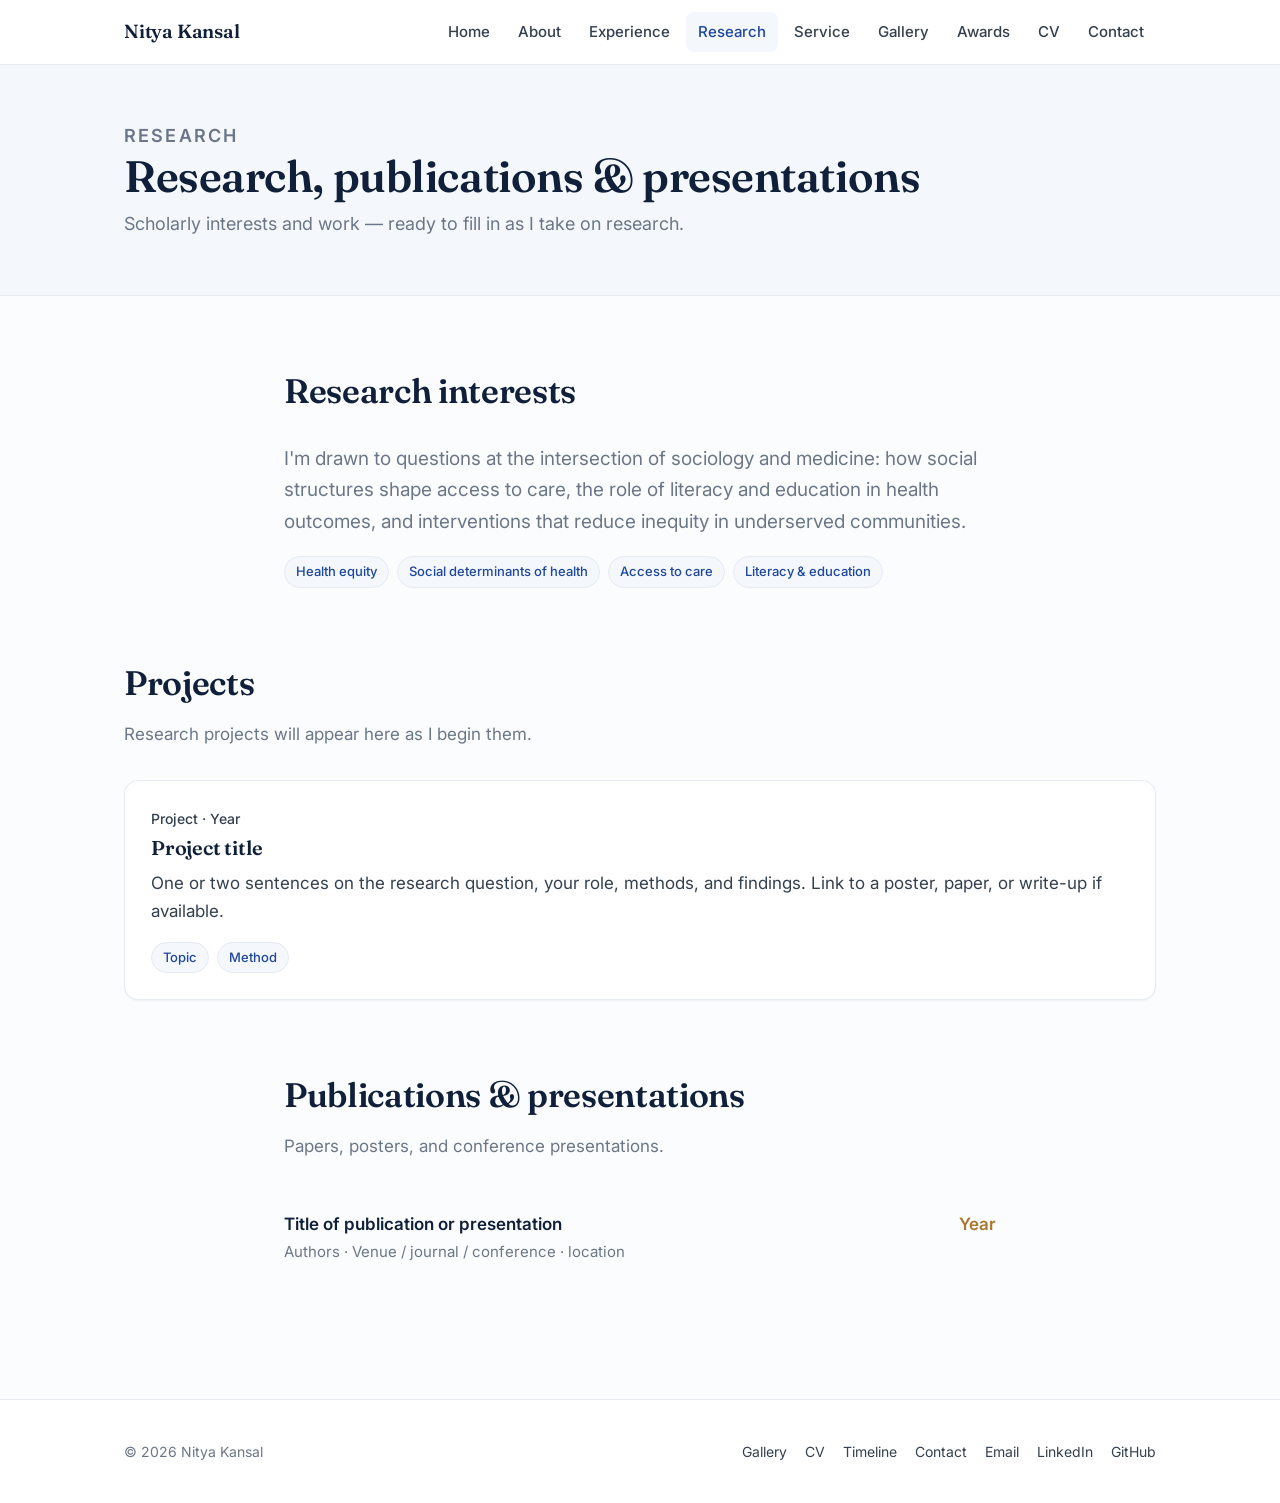
<file: research.html>
<!DOCTYPE html>
<html lang="en">
<head>
  <meta charset="UTF-8">
  <meta name="viewport" content="width=device-width, initial-scale=1.0">
  <title>Research — Nitya Kansal</title>
  <meta name="description" content="Research projects, publications, and presentations.">
  <link rel="stylesheet" href="assets/css/styles.css">
</head>
<body>
  <a class="skip-link" href="#main">Skip to content</a>

  <header class="site-header">
    <div class="container nav">
      <a class="nav__brand" href="index.html">Nitya Kansal</a>
      <button class="nav__toggle" aria-label="Toggle navigation menu" aria-expanded="false" aria-controls="nav-links">
        <svg width="22" height="22" viewBox="0 0 24 24" fill="none" stroke="currentColor" stroke-width="2" stroke-linecap="round"><line x1="3" y1="6" x2="21" y2="6"/><line x1="3" y1="12" x2="21" y2="12"/><line x1="3" y1="18" x2="21" y2="18"/></svg>
      </button>
      <ul class="nav__links" id="nav-links">
        <li><a href="index.html">Home</a></li>
        <li><a href="about.html">About</a></li>
        <li><a href="experience.html">Experience</a></li>
        <li><a href="research.html">Research</a></li>
        <li><a href="impact.html">Service</a></li>
        <li><a href="gallery.html">Gallery</a></li>
        <li><a href="awards.html">Awards</a></li>
        <li><a href="cv.html">CV</a></li>
        <li><a href="contact.html">Contact</a></li>
      </ul>
    </div>
  </header>

  <main id="main">
    <div class="page-head">
      <div class="container">
        <p class="eyebrow">Research</p>
        <h1>Research, publications &amp; presentations</h1>
        <p>Scholarly interests and work — ready to fill in as I take on research.</p>
      </div>
    </div>

    <!-- Research interests (good to have even before formal projects) -->
    <section class="section">
      <div class="container narrow">
        <div class="section-head">
          <h2>Research interests</h2>
        </div>
        <p class="lead muted">I'm drawn to questions at the intersection of sociology and medicine: how social structures shape access to care, the role of literacy and education in health outcomes, and interventions that reduce inequity in underserved communities.</p>
        <div class="tags">
          <span class="tag">Health equity</span>
          <span class="tag">Social determinants of health</span>
          <span class="tag">Access to care</span>
          <span class="tag">Literacy &amp; education</span>
        </div>
      </div>
    </section>

    <!-- Projects -->
    <section class="section">
      <div class="container">
        <div class="section-head">
          <h2>Projects</h2>
          <p>Research projects will appear here as I begin them.</p>
        </div>
        <div class="grid grid--2">
          <!-- ADD a project: copy this card -->
          <article class="card">
            <p class="card__meta">Project · Year</p>
            <h3>Project title</h3>
            <p>One or two sentences on the research question, your role, methods, and findings. Link to a poster, paper, or write-up if available.</p>
            <div class="tags"><span class="tag">Topic</span><span class="tag">Method</span></div>
          </article>
        </div>
      </div>
    </section>

    <!-- Publications & presentations -->
    <section class="section">
      <div class="container narrow">
        <div class="section-head">
          <h2>Publications &amp; presentations</h2>
          <p>Papers, posters, and conference presentations.</p>
        </div>
        <ul class="record-list">
          <!-- ADD a citation: copy this <li> -->
          <li class="record">
            <div>
              <div class="record__title">Title of publication or presentation</div>
              <div class="record__desc">Authors · Venue / journal / conference · location</div>
            </div>
            <div class="record__year">Year</div>
          </li>
        </ul>
      </div>
    </section>
  </main>

  <footer class="site-footer">
    <div class="container site-footer__inner">
      <div>© <span id="year">2026</span> Nitya Kansal</div>
      <nav class="site-footer__links" aria-label="Footer">
        <a href="gallery.html">Gallery</a>
        <a href="cv.html">CV</a>
        <a href="timeline.html">Timeline</a>
        <a href="contact.html">Contact</a>
        <a data-site-href="email" href="mailto:nitya.kansal2020@gmail.com">Email</a>
        <a data-site-href="linkedinUrl" href="https://www.linkedin.com/in/nitya-kansal" target="_blank" rel="me noopener">LinkedIn</a>
        <a data-site-href="githubUrl" href="https://github.com/nitya-kansal" target="_blank" rel="me noopener">GitHub</a>
      </nav>
    </div>
  </footer>

  <script src="assets/js/site-data.js"></script>
  <script src="assets/js/site.js"></script>
  <script src="assets/js/script.js"></script>
</body>
</html>
</file>
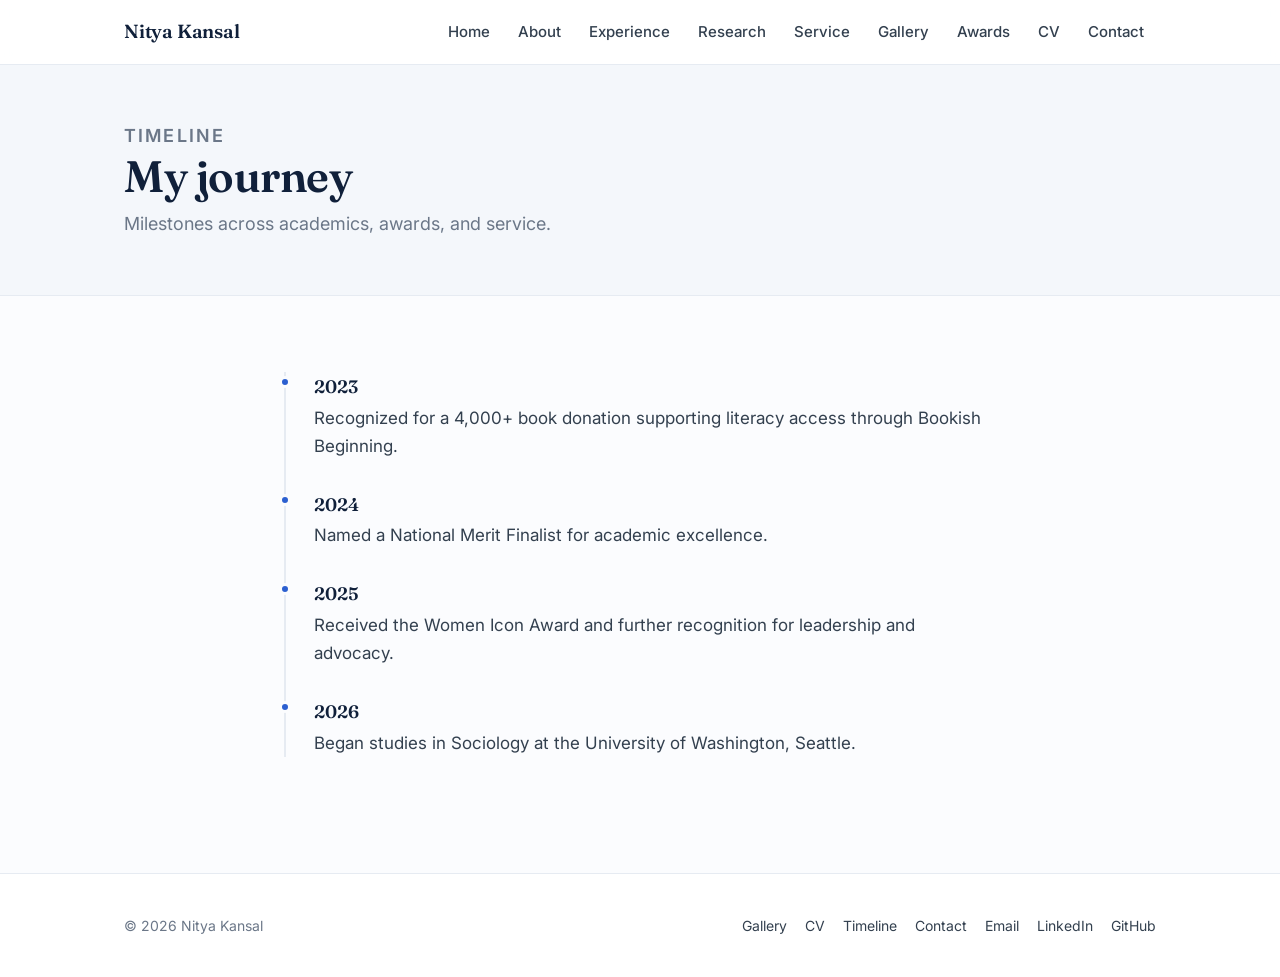
<file: timeline.html>
<!DOCTYPE html>
<html lang="en">
<head>
  <meta charset="UTF-8">
  <meta name="viewport" content="width=device-width, initial-scale=1.0">
  <title>Timeline — Nitya Kansal</title>
  <meta name="description" content="A timeline of academic milestones, awards, and service.">
  <link rel="stylesheet" href="assets/css/styles.css">
</head>
<body>
  <a class="skip-link" href="#main">Skip to content</a>

  <header class="site-header">
    <div class="container nav">
      <a class="nav__brand" href="index.html">Nitya Kansal</a>
      <button class="nav__toggle" aria-label="Toggle navigation menu" aria-expanded="false" aria-controls="nav-links">
        <svg width="22" height="22" viewBox="0 0 24 24" fill="none" stroke="currentColor" stroke-width="2" stroke-linecap="round"><line x1="3" y1="6" x2="21" y2="6"/><line x1="3" y1="12" x2="21" y2="12"/><line x1="3" y1="18" x2="21" y2="18"/></svg>
      </button>
      <ul class="nav__links" id="nav-links">
        <li><a href="index.html">Home</a></li>
        <li><a href="about.html">About</a></li>
        <li><a href="experience.html">Experience</a></li>
        <li><a href="research.html">Research</a></li>
        <li><a href="impact.html">Service</a></li>
        <li><a href="gallery.html">Gallery</a></li>
        <li><a href="awards.html">Awards</a></li>
        <li><a href="cv.html">CV</a></li>
        <li><a href="contact.html">Contact</a></li>
      </ul>
    </div>
  </header>

  <main id="main">
    <div class="page-head">
      <div class="container">
        <p class="eyebrow">Timeline</p>
        <h1>My journey</h1>
        <p>Milestones across academics, awards, and service.</p>
      </div>
    </div>

    <section class="section">
      <div class="container narrow">
        <div class="timeline">
          <div class="timeline__item">
            <div class="timeline__date">2023</div>
            <div class="timeline__body">Recognized for a <span data-site="booksDonated">4,000+</span> book donation supporting literacy access through <span data-site="orgName">Bookish Beginning</span>.</div>
          </div>
          <div class="timeline__item">
            <div class="timeline__date">2024</div>
            <div class="timeline__body">Named a National Merit Finalist for academic excellence.</div>
          </div>
          <div class="timeline__item">
            <div class="timeline__date">2025</div>
            <div class="timeline__body">Received the Women Icon Award and further recognition for leadership and advocacy.</div>
          </div>
          <div class="timeline__item">
            <div class="timeline__date">2026</div>
            <div class="timeline__body">Began studies in Sociology at the University of Washington, Seattle.</div>
          </div>
          <!-- ADD: copy a timeline__item block for each new milestone (newest at the bottom) -->
        </div>
      </div>
    </section>
  </main>

  <footer class="site-footer">
    <div class="container site-footer__inner">
      <div>© <span id="year">2026</span> Nitya Kansal</div>
      <nav class="site-footer__links" aria-label="Footer">
        <a href="gallery.html">Gallery</a>
        <a href="cv.html">CV</a>
        <a href="timeline.html">Timeline</a>
        <a href="contact.html">Contact</a>
        <a data-site-href="email" href="mailto:nitya.kansal2020@gmail.com">Email</a>
        <a data-site-href="linkedinUrl" href="https://www.linkedin.com/in/nitya-kansal" target="_blank" rel="me noopener">LinkedIn</a>
        <a data-site-href="githubUrl" href="https://github.com/nitya-kansal" target="_blank" rel="me noopener">GitHub</a>
      </nav>
    </div>
  </footer>

  <script src="assets/js/site-data.js"></script>
  <script src="assets/js/site.js"></script>
  <script src="assets/js/script.js"></script>
</body>
</html>
</file>
<file: assets/css/styles.css>
/* =========================================================================
   Portfolio — design system
   Clean & academic: navy + serif foundation, one confident accent,
   editorial touches. Light-only theme, tuned for readability and print.
   Edit the tokens in :root to re-skin the entire site from one place.
   ========================================================================= */

@import url('https://fonts.googleapis.com/css2?family=Fraunces:opsz,wght@9..144,400;9..144,500;9..144,600&family=Inter:wght@400;500;600;700&display=swap');

/* ---- Design tokens ------------------------------------------------------ */
:root {
  /* Color */
  --ink:      #10203a;   /* headings / strongest text */
  --body:     #33404f;   /* body copy */
  --muted:    #6b7788;   /* secondary text, captions */
  --line:     #e6ebf2;   /* hairline borders */
  --bg:       #fbfcfe;   /* page background */
  --surface:  #ffffff;   /* cards, header */
  --surface-2:#f4f7fb;   /* subtle fills */
  --accent:   #2b5fd0;   /* primary accent (links, buttons) */
  --accent-ink:#1e47a0;  /* accent, darker for hover/text */
  --gold:     #a9772f;   /* restrained warm accent (awards) */

  /* Type */
  --font-display: 'Fraunces', Georgia, 'Times New Roman', serif;
  --font-sans: 'Inter', system-ui, -apple-system, Segoe UI, Roboto, sans-serif;

  /* Layout */
  --container: 1080px;
  --container-narrow: 760px;
  --radius: 14px;
  --radius-sm: 10px;
  --shadow: 0 1px 2px rgba(16,32,58,.04), 0 12px 28px rgba(16,32,58,.06);
  --shadow-sm: 0 1px 2px rgba(16,32,58,.05);
}

/* ---- Reset / base ------------------------------------------------------- */
*, *::before, *::after { box-sizing: border-box; }

html { scroll-behavior: smooth; -webkit-text-size-adjust: 100%; }

body {
  margin: 0;
  font-family: var(--font-sans);
  font-size: 17px;
  line-height: 1.65;
  color: var(--body);
  background: var(--bg);
  -webkit-font-smoothing: antialiased;
  text-rendering: optimizeLegibility;
}

h1, h2, h3, h4 {
  font-family: var(--font-display);
  color: var(--ink);
  line-height: 1.15;
  font-weight: 600;
  margin: 0 0 .5em;
  letter-spacing: -0.01em;
}

p { margin: 0 0 1em; }
p:last-child { margin-bottom: 0; }

a { color: var(--accent-ink); text-decoration: none; }
a:hover { text-decoration: underline; }

img { max-width: 100%; height: auto; display: block; }

:focus-visible {
  outline: 3px solid var(--accent);
  outline-offset: 2px;
  border-radius: 4px;
}

/* Respect users who prefer less motion */
@media (prefers-reduced-motion: reduce) {
  html { scroll-behavior: auto; }
  * { transition: none !important; animation: none !important; }
}

/* ---- Accessibility: skip link ------------------------------------------ */
.skip-link {
  position: absolute;
  left: 12px;
  top: -60px;
  background: var(--ink);
  color: #fff;
  padding: 10px 16px;
  border-radius: 8px;
  z-index: 200;
  transition: top .15s ease;
}
.skip-link:focus { top: 12px; text-decoration: none; }

/* ---- Layout helpers ----------------------------------------------------- */
.container { width: 100%; max-width: var(--container); margin-inline: auto; padding-inline: 24px; }
.narrow { max-width: var(--container-narrow); }

.section { padding: 76px 0; }
.section--tight { padding: 48px 0; }
.section + .section { padding-top: 0; }

.eyebrow {
  font-family: var(--font-sans);
  font-size: 13px;
  font-weight: 600;
  letter-spacing: .12em;
  text-transform: uppercase;
  color: var(--accent);
  margin: 0 0 12px;
}

.section-head { margin-bottom: 32px; max-width: 640px; }
.section-head h2 { font-size: clamp(26px, 4vw, 34px); }
.section-head p { color: var(--muted); font-size: 17px; }

.lead { font-size: 19px; color: var(--body); }

/* ---- Header / navigation ----------------------------------------------- */
.site-header {
  position: sticky;
  top: 0;
  z-index: 100;
  background: rgba(255,255,255,.85);
  backdrop-filter: saturate(180%) blur(10px);
  border-bottom: 1px solid var(--line);
}
.nav {
  display: flex;
  align-items: center;
  justify-content: space-between;
  gap: 16px;
  min-height: 64px;
}
.nav__brand {
  font-family: var(--font-display);
  font-weight: 600;
  font-size: 19px;
  color: var(--ink);
  letter-spacing: -0.01em;
}
.nav__brand:hover { text-decoration: none; color: var(--ink); }

.nav__links {
  display: flex;
  align-items: center;
  gap: 4px;
  list-style: none;
  margin: 0;
  padding: 0;
}
.nav__links a {
  display: inline-block;
  padding: 8px 12px;
  border-radius: 8px;
  color: var(--body);
  font-size: 15px;
  font-weight: 500;
}
.nav__links a:hover { background: var(--surface-2); color: var(--ink); text-decoration: none; }
.nav__links a[aria-current="page"] { color: var(--accent-ink); background: var(--surface-2); }

.nav__toggle {
  display: none;
  background: none;
  border: 1px solid var(--line);
  border-radius: 8px;
  padding: 8px 10px;
  cursor: pointer;
  color: var(--ink);
}
.nav__toggle svg { display: block; }

/* ---- Buttons ------------------------------------------------------------ */
.btn {
  display: inline-flex;
  align-items: center;
  gap: 8px;
  padding: 12px 22px;
  border-radius: 999px;
  font-weight: 600;
  font-size: 15px;
  font-family: var(--font-sans);
  border: 1.5px solid transparent;
  cursor: pointer;
  transition: transform .15s ease, background .15s ease, border-color .15s ease;
}
.btn:hover { text-decoration: none; transform: translateY(-1px); }
.btn--primary { background: var(--accent); color: #fff; }
.btn--primary:hover { background: var(--accent-ink); color: #fff; }
.btn--ghost { border-color: rgba(255,255,255,.5); color: #fff; }
.btn--ghost:hover { background: rgba(255,255,255,.12); color: #fff; }
.btn--outline { border-color: var(--line); color: var(--ink); background: var(--surface); }
.btn--outline:hover { border-color: var(--accent); color: var(--accent-ink); }

/* ---- Hero --------------------------------------------------------------- */
.hero {
  background:
    radial-gradient(1200px 400px at 80% -10%, rgba(43,95,208,.35), transparent 60%),
    linear-gradient(160deg, #0d1c34 0%, #14294a 60%, #10203a 100%);
  color: #eaf0fb;
  padding: 84px 0 72px;
}
.hero__inner { max-width: 720px; }
.hero .eyebrow { color: #8fb3ff; }
.hero h1 {
  color: #fff;
  font-size: clamp(34px, 6vw, 56px);
  margin-bottom: 14px;
}
.hero__tagline { font-size: clamp(17px, 2.5vw, 21px); color: #c6d4ec; margin-bottom: 8px; }
.hero__sub { color: #9fb2d4; margin-bottom: 28px; }
.hero__actions { display: flex; flex-wrap: wrap; gap: 12px; }

/* Stat row */
.stats {
  display: grid;
  grid-template-columns: repeat(3, 1fr);
  gap: 20px;
  margin-top: 44px;
  padding-top: 28px;
  border-top: 1px solid rgba(255,255,255,.14);
}
.stat__num { font-family: var(--font-display); font-size: 30px; color: #fff; font-weight: 600; }
.stat__label { font-size: 14px; color: #9fb2d4; }

/* ---- Cards & grid ------------------------------------------------------- */
.grid { display: grid; gap: 20px; }
.grid--3 { grid-template-columns: repeat(auto-fit, minmax(260px, 1fr)); }
.grid--2 { grid-template-columns: repeat(auto-fit, minmax(320px, 1fr)); }

.card {
  background: var(--surface);
  border: 1px solid var(--line);
  border-radius: var(--radius);
  padding: 26px;
  box-shadow: var(--shadow-sm);
  transition: transform .18s ease, box-shadow .18s ease, border-color .18s ease;
}
.card:hover { transform: translateY(-4px); box-shadow: var(--shadow); border-color: #d7e0ee; }
.card h3 { font-size: 20px; }
.card p { color: var(--body); }
.card__meta { color: var(--muted); font-size: 14px; margin-bottom: 6px; font-weight: 500; }
.card__date { color: var(--muted); font-size: 14px; margin: 2px 0 10px; font-variant-numeric: tabular-nums; }
.card__icon { font-size: 22px; margin-bottom: 12px; display: block; }

/* Card with a thin accent edge (used for featured items) */
.card--accent { border-top: 3px solid var(--accent); }
.card--gold { border-top: 3px solid var(--gold); }

/* ---- Tags / badges ------------------------------------------------------ */
.tags { display: flex; flex-wrap: wrap; gap: 8px; margin-top: 14px; }
.tag {
  font-size: 13px;
  font-weight: 500;
  color: var(--accent-ink);
  background: var(--surface-2);
  border: 1px solid var(--line);
  padding: 4px 11px;
  border-radius: 999px;
}

/* ---- Prose (About, long text) ------------------------------------------ */
.prose p { font-size: 18px; margin-bottom: 1.2em; }
.prose p:first-of-type { font-size: 20px; color: var(--ink); }

/* ---- About: text + portrait layout ------------------------------------- */
.about-layout {
  display: grid;
  grid-template-columns: minmax(0, 1fr) 300px;
  gap: 44px;
  align-items: start;
  max-width: 940px;
}
.about-photo { margin: 0; }
.about-photo img {
  width: 100%;
  aspect-ratio: 4 / 5;
  object-fit: cover;
  border-radius: var(--radius);
  border: 1px solid var(--line);
  box-shadow: var(--shadow-sm);
}
/* Placeholder shown until a real portrait is dropped in */
.photo-placeholder {
  display: flex;
  align-items: center;
  justify-content: center;
  aspect-ratio: 4 / 5;
  background: var(--surface-2);
  border: 1px dashed #c4d0e2;
  border-radius: var(--radius);
  color: var(--muted);
  font-size: 15px;
  text-align: center;
  padding: 20px;
}

/* ---- Definition-style list (facts, quick info) ------------------------- */
.factlist { display: grid; gap: 14px; margin: 0; padding: 0; }
.factlist div {
  display: grid;
  grid-template-columns: 150px 1fr;
  gap: 16px;
  padding-bottom: 14px;
  border-bottom: 1px solid var(--line);
}
.factlist dt { color: var(--muted); font-weight: 600; font-size: 14px; }
.factlist dd { margin: 0; color: var(--body); }

/* ---- Timeline ----------------------------------------------------------- */
.timeline { position: relative; margin: 0; padding-left: 28px; border-left: 2px solid var(--line); }
.timeline__item { position: relative; padding-bottom: 30px; }
.timeline__item:last-child { padding-bottom: 0; }
.timeline__item::before {
  content: "";
  position: absolute;
  left: -35px;
  top: 4px;
  width: 12px; height: 12px;
  background: var(--accent);
  border: 3px solid var(--bg);
  border-radius: 50%;
}
.timeline__date { font-family: var(--font-display); color: var(--ink); font-weight: 600; font-size: 18px; }
.timeline__body { color: var(--body); margin-top: 2px; }

/* ---- Simple list of records (awards, publications) --------------------- */
.record-list { list-style: none; margin: 0; padding: 0; }
.record {
  display: flex;
  justify-content: space-between;
  gap: 24px;
  align-items: baseline;
  padding: 18px 0;
  border-bottom: 1px solid var(--line);
}
.record:last-child { border-bottom: none; }
.record__title { color: var(--ink); font-weight: 600; }
.record__desc { color: var(--muted); font-size: 15px; margin-top: 2px; }
.record__year { color: var(--gold); font-weight: 600; white-space: nowrap; font-variant-numeric: tabular-nums; }

/* ---- Callout / contact card -------------------------------------------- */
.panel {
  background: var(--surface);
  border: 1px solid var(--line);
  border-radius: var(--radius);
  padding: 36px;
  box-shadow: var(--shadow-sm);
}

/* ---- Gallery (photo grid) ---------------------------------------------- */
.gallery {
  display: grid;
  grid-template-columns: repeat(auto-fill, minmax(200px, 1fr));
  gap: 14px;
}
.gallery figure { margin: 0; }
.gallery__item {
  display: block;
  width: 100%;
  padding: 0;
  border: 1px solid var(--line);
  border-radius: var(--radius-sm);
  overflow: hidden;
  background: none;
  cursor: pointer;
}
.gallery__item img {
  width: 100%;
  aspect-ratio: 4 / 3;
  object-fit: cover;
  display: block;
  transition: transform .25s ease;
}
.gallery__item:hover img { transform: scale(1.04); }
.gallery figcaption { font-size: 13px; color: var(--muted); margin-top: 8px; }

/* Placeholder tile (until a real photo is dropped in) */
.gallery__placeholder {
  display: flex;
  align-items: center;
  justify-content: center;
  aspect-ratio: 4 / 3;
  background: var(--surface-2);
  border: 1px dashed #c4d0e2;
  border-radius: var(--radius-sm);
  color: var(--muted);
  font-size: 14px;
  text-align: center;
  padding: 14px;
}

/* Thumbnail used on "in the news" cards */
.media-thumb {
  width: 100%;
  aspect-ratio: 16 / 9;
  object-fit: cover;
  border-radius: var(--radius-sm);
  border: 1px solid var(--line);
  margin-bottom: 16px;
}

/* ---- Category filter chips --------------------------------------------- */
.chips { display: flex; flex-wrap: wrap; gap: 10px; margin-bottom: 28px; }
.chip {
  font-family: var(--font-sans);
  font-size: 14px;
  font-weight: 600;
  color: var(--body);
  background: var(--surface);
  border: 1px solid var(--line);
  padding: 8px 16px;
  border-radius: 999px;
  cursor: pointer;
  transition: all .15s ease;
}
.chip:hover { border-color: var(--accent); color: var(--accent-ink); }
.chip.is-active { background: var(--accent); border-color: var(--accent); color: #fff; }

/* ---- Album cards (one cover per event) --------------------------------- */
.album-grid {
  display: grid;
  grid-template-columns: repeat(auto-fill, minmax(260px, 1fr));
  gap: 22px;
}
.album-card {
  display: flex;
  flex-direction: column;
  background: var(--surface);
  border: 1px solid var(--line);
  border-radius: var(--radius);
  overflow: hidden;
  box-shadow: var(--shadow-sm);
  cursor: pointer;
  text-align: left;
  padding: 0;
  transition: transform .18s ease, box-shadow .18s ease;
}
.album-card:hover { transform: translateY(-4px); box-shadow: var(--shadow); }
.album-card__cover { position: relative; aspect-ratio: 4 / 3; background: var(--surface-2); }
.album-card__cover img { width: 100%; height: 100%; object-fit: cover; display: block; }
.album-card__count {
  position: absolute;
  bottom: 10px; right: 10px;
  background: rgba(9,17,31,.78);
  color: #fff;
  font-size: 12px;
  font-weight: 600;
  padding: 4px 10px;
  border-radius: 999px;
}
.album-card__body { padding: 16px 18px 18px; }
.album-card__cat {
  font-size: 12px; font-weight: 600; letter-spacing: .06em;
  text-transform: uppercase; color: var(--accent); margin-bottom: 6px;
}
.album-card__title { font-family: var(--font-display); font-weight: 600; color: var(--ink); font-size: 18px; }
.album-card__date { color: var(--muted); font-size: 14px; margin-top: 2px; }

/* ---- Album detail view -------------------------------------------------- */
.album-back {
  display: inline-flex; align-items: center; gap: 6px;
  font-weight: 600; font-size: 15px; margin-bottom: 20px; background: none; border: 0;
  color: var(--accent-ink); cursor: pointer; padding: 0;
}
.album-back:hover { text-decoration: underline; }
.album-detail__head { margin-bottom: 24px; }
.album-detail__head h2 { font-size: clamp(24px, 4vw, 32px); margin-bottom: 4px; }
.album-detail__head p { color: var(--muted); margin: 0; }

/* Empty-state message */
.gallery-empty {
  border: 1px dashed #c4d0e2;
  border-radius: var(--radius);
  padding: 40px;
  text-align: center;
  color: var(--muted);
  background: var(--surface-2);
}

/* ---- Lightbox (click-to-enlarge) --------------------------------------- */
.lightbox {
  position: fixed;
  inset: 0;
  z-index: 300;
  display: none;
  align-items: center;
  justify-content: center;
  padding: 24px;
  background: rgba(9, 17, 31, .92);
}
.lightbox.is-open { display: flex; }
.lightbox img { max-width: 92vw; max-height: 84vh; border-radius: 10px; }
.lightbox__close {
  position: absolute;
  top: 14px; right: 20px;
  background: none;
  border: 0;
  color: #fff;
  font-size: 34px;
  line-height: 1;
  cursor: pointer;
  padding: 8px;
}
.lightbox__cap {
  position: absolute;
  bottom: 18px; left: 0; right: 0;
  text-align: center;
  color: #cdd8ec;
  font-size: 14px;
  padding: 0 24px;
}
.lightbox__nav {
  position: absolute;
  top: 50%;
  transform: translateY(-50%);
  background: rgba(255,255,255,.12);
  border: 0;
  color: #fff;
  font-size: 30px;
  line-height: 1;
  width: 52px; height: 52px;
  border-radius: 50%;
  cursor: pointer;
  display: flex; align-items: center; justify-content: center;
}
.lightbox__nav:hover { background: rgba(255,255,255,.24); }
.lightbox__nav--prev { left: 18px; }
.lightbox__nav--next { right: 18px; }
.lightbox__nav[hidden] { display: none; }
@media (max-width: 560px) {
  .lightbox__nav { width: 44px; height: 44px; font-size: 24px; }
  .lightbox__nav--prev { left: 8px; }
  .lightbox__nav--next { right: 8px; }
}

/* ---- Footer ------------------------------------------------------------- */
.site-footer {
  border-top: 1px solid var(--line);
  background: var(--surface);
  padding: 40px 0;
  margin-top: 40px;
}
.site-footer__inner {
  display: flex;
  flex-wrap: wrap;
  justify-content: space-between;
  align-items: center;
  gap: 16px;
  color: var(--muted);
  font-size: 14px;
}
.site-footer a { color: var(--body); }
.site-footer__links { display: flex; gap: 18px; flex-wrap: wrap; }

/* ---- Page header (interior pages) -------------------------------------- */
.page-head {
  background: var(--surface-2);
  border-bottom: 1px solid var(--line);
  padding: 56px 0;
}
.page-head h1 { font-size: clamp(30px, 5vw, 44px); margin-bottom: 8px; }
.page-head p { color: var(--muted); font-size: 18px; max-width: 620px; margin: 0; }

/* ---- Utilities ---------------------------------------------------------- */
.mt-0 { margin-top: 0; }
.center { text-align: center; }
.muted { color: var(--muted); }

/* ---- Responsive --------------------------------------------------------- */
@media (max-width: 720px) {
  body { font-size: 16px; }
  .section { padding: 56px 0; }

  .nav__toggle { display: inline-flex; }
  .nav__links {
    position: absolute;
    top: 64px;
    left: 0; right: 0;
    flex-direction: column;
    align-items: stretch;
    gap: 2px;
    background: var(--surface);
    border-bottom: 1px solid var(--line);
    padding: 12px 16px 18px;
    box-shadow: var(--shadow);
    display: none;
  }
  .nav__links.is-open { display: flex; }
  .nav__links a { padding: 12px; border-radius: 8px; }

  .stats { grid-template-columns: 1fr 1fr; gap: 16px; }
  .factlist div { grid-template-columns: 1fr; gap: 2px; }
  .record { flex-direction: column; gap: 4px; }

  .about-layout { grid-template-columns: 1fr; gap: 28px; }
  .about-photo { max-width: 280px; }
}

/* ---- Print (so a committee can print a clean copy) --------------------- */
@media print {
  .site-header, .site-footer, .hero__actions, .nav__toggle, .lightbox { display: none; }
  body { background: #fff; color: #000; font-size: 12pt; }
  .hero { background: none; color: #000; padding: 20px 0; }
  .hero h1, .hero .eyebrow, .stat__num { color: #000; }
  .card, .panel { box-shadow: none; border: 1px solid #ccc; break-inside: avoid; }
}
</file>
